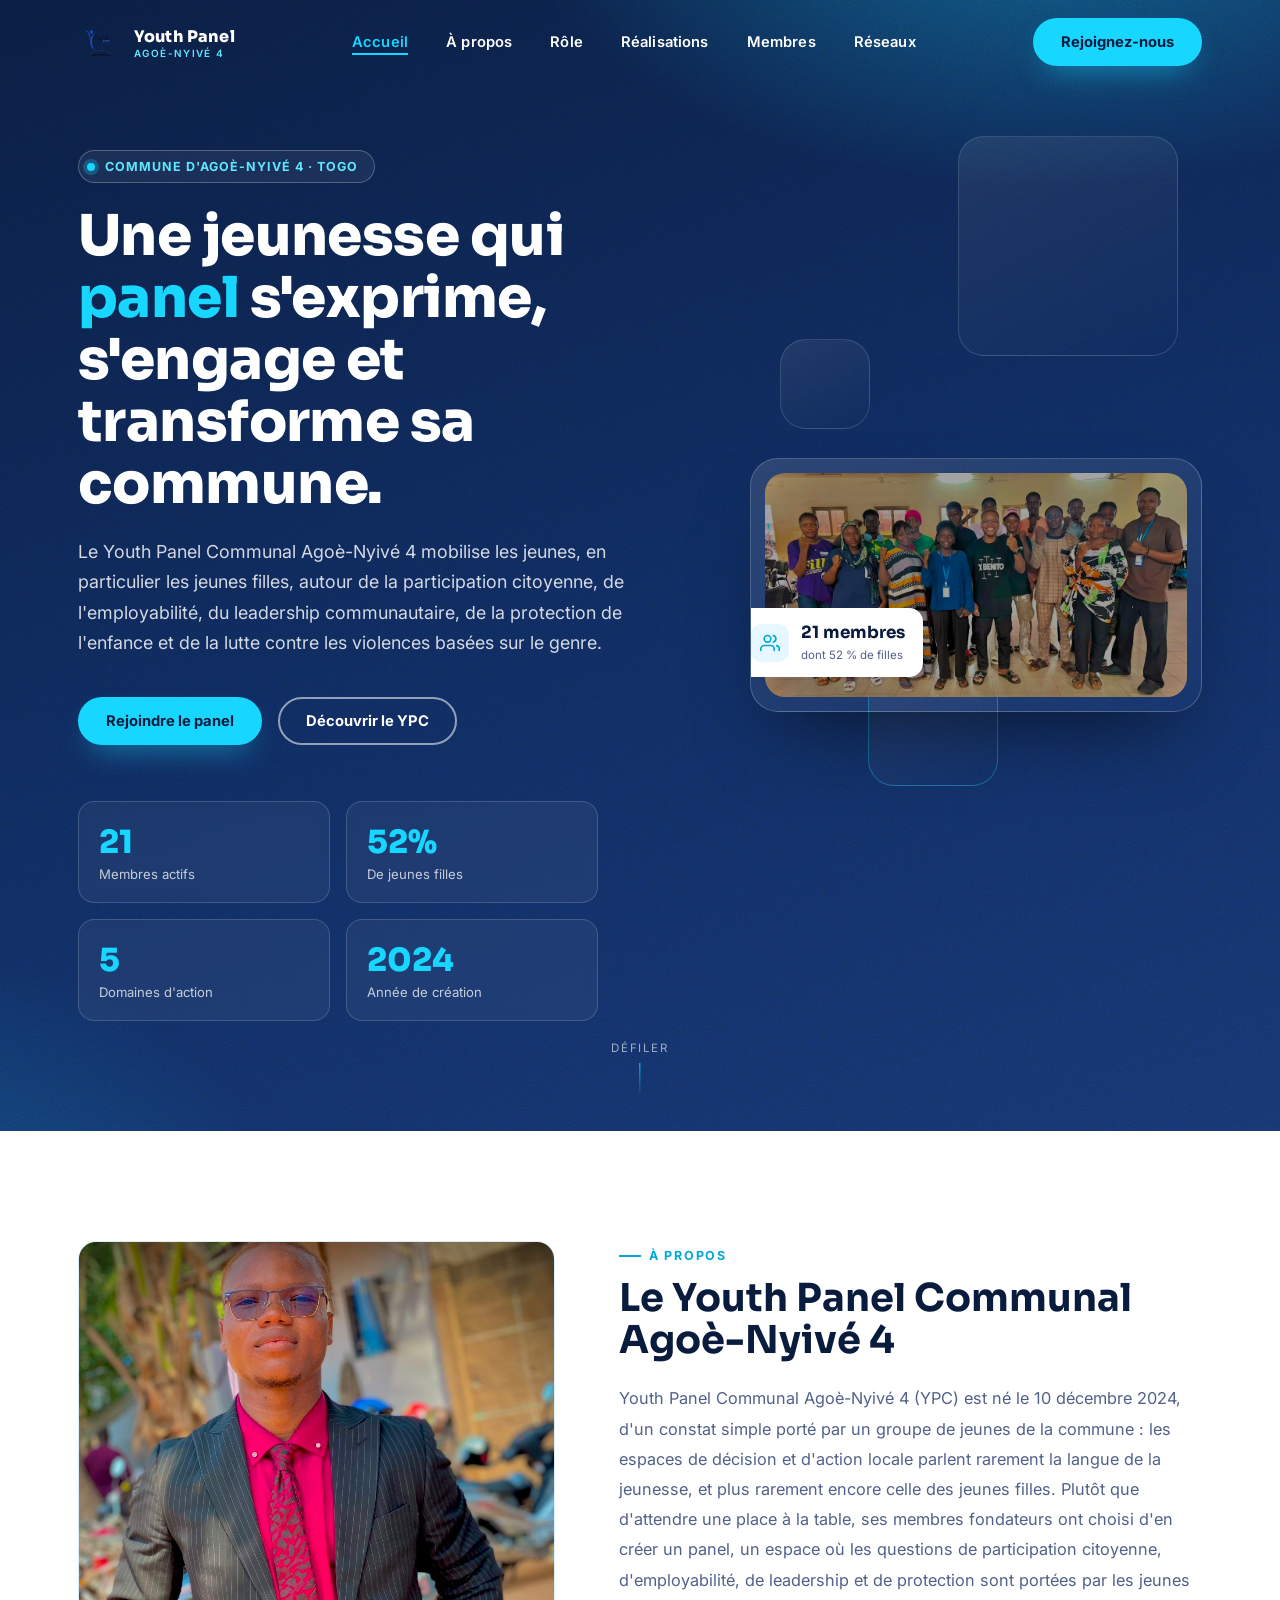
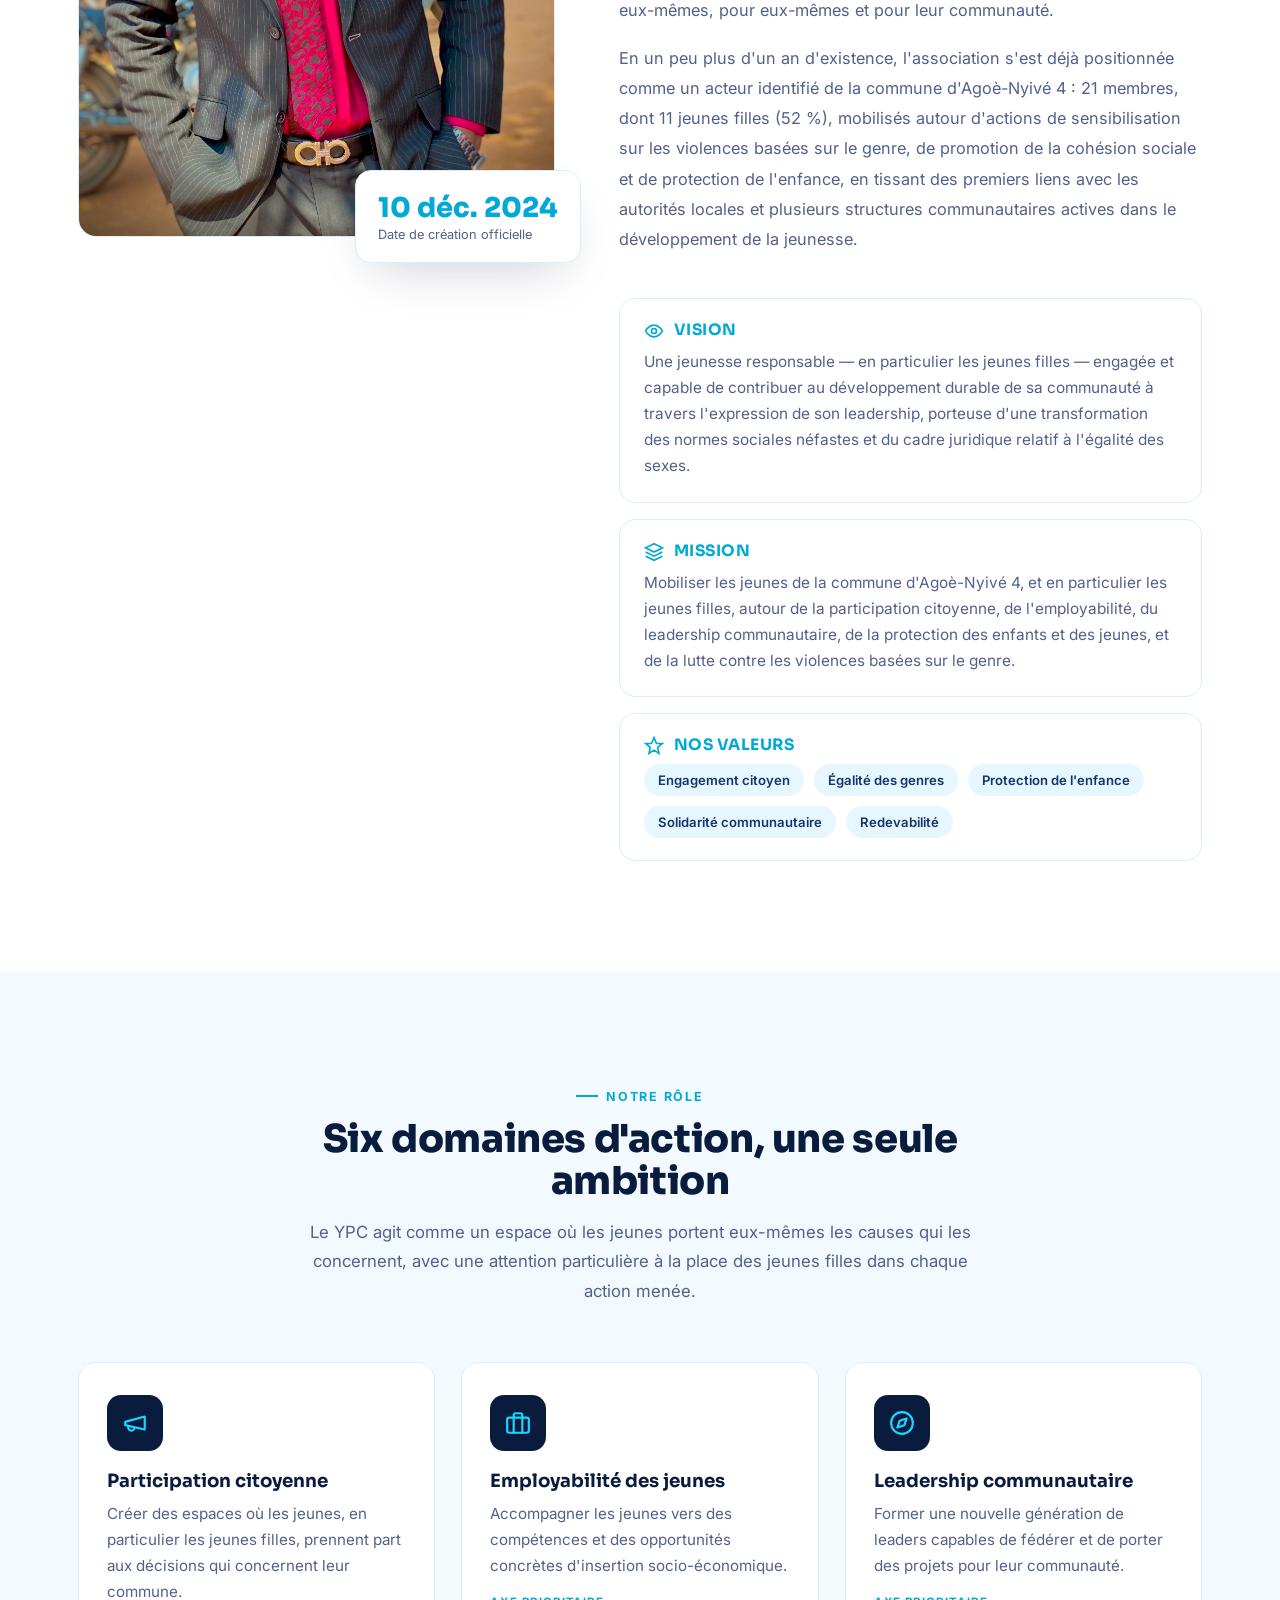
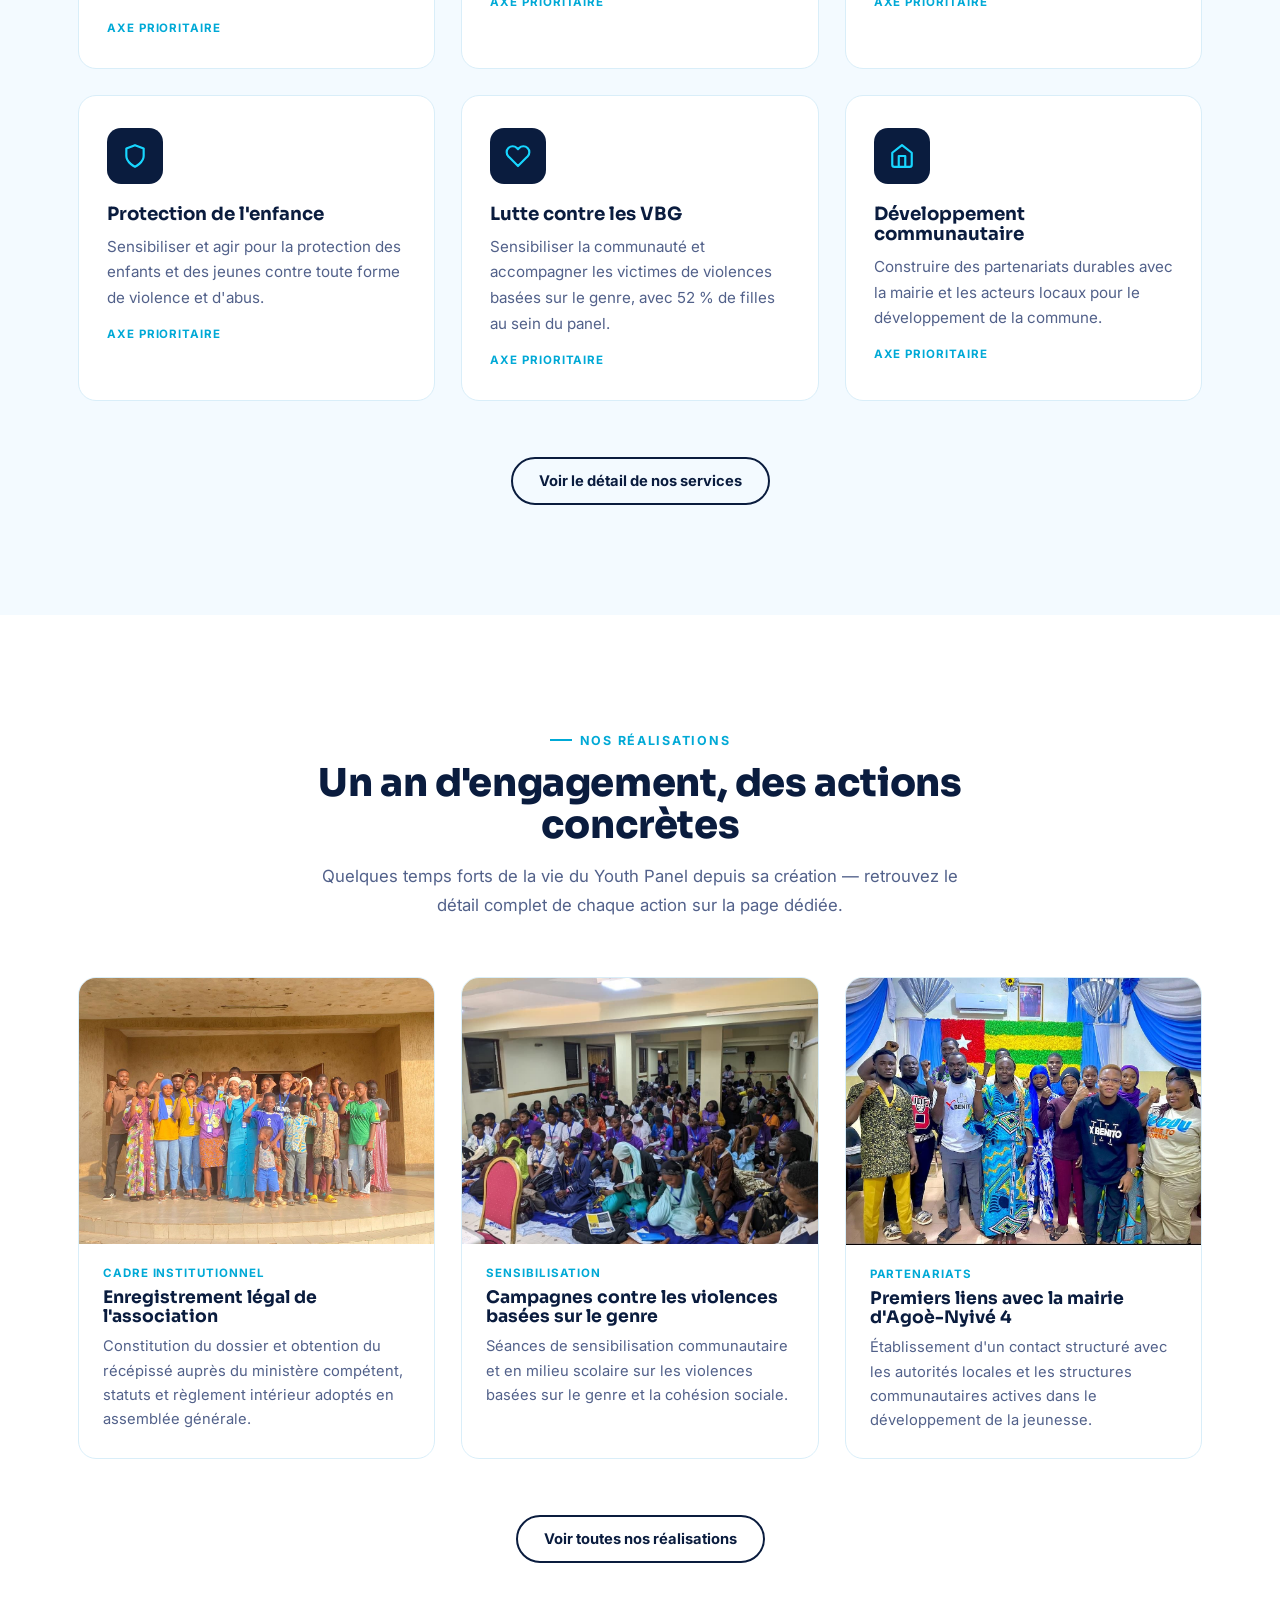
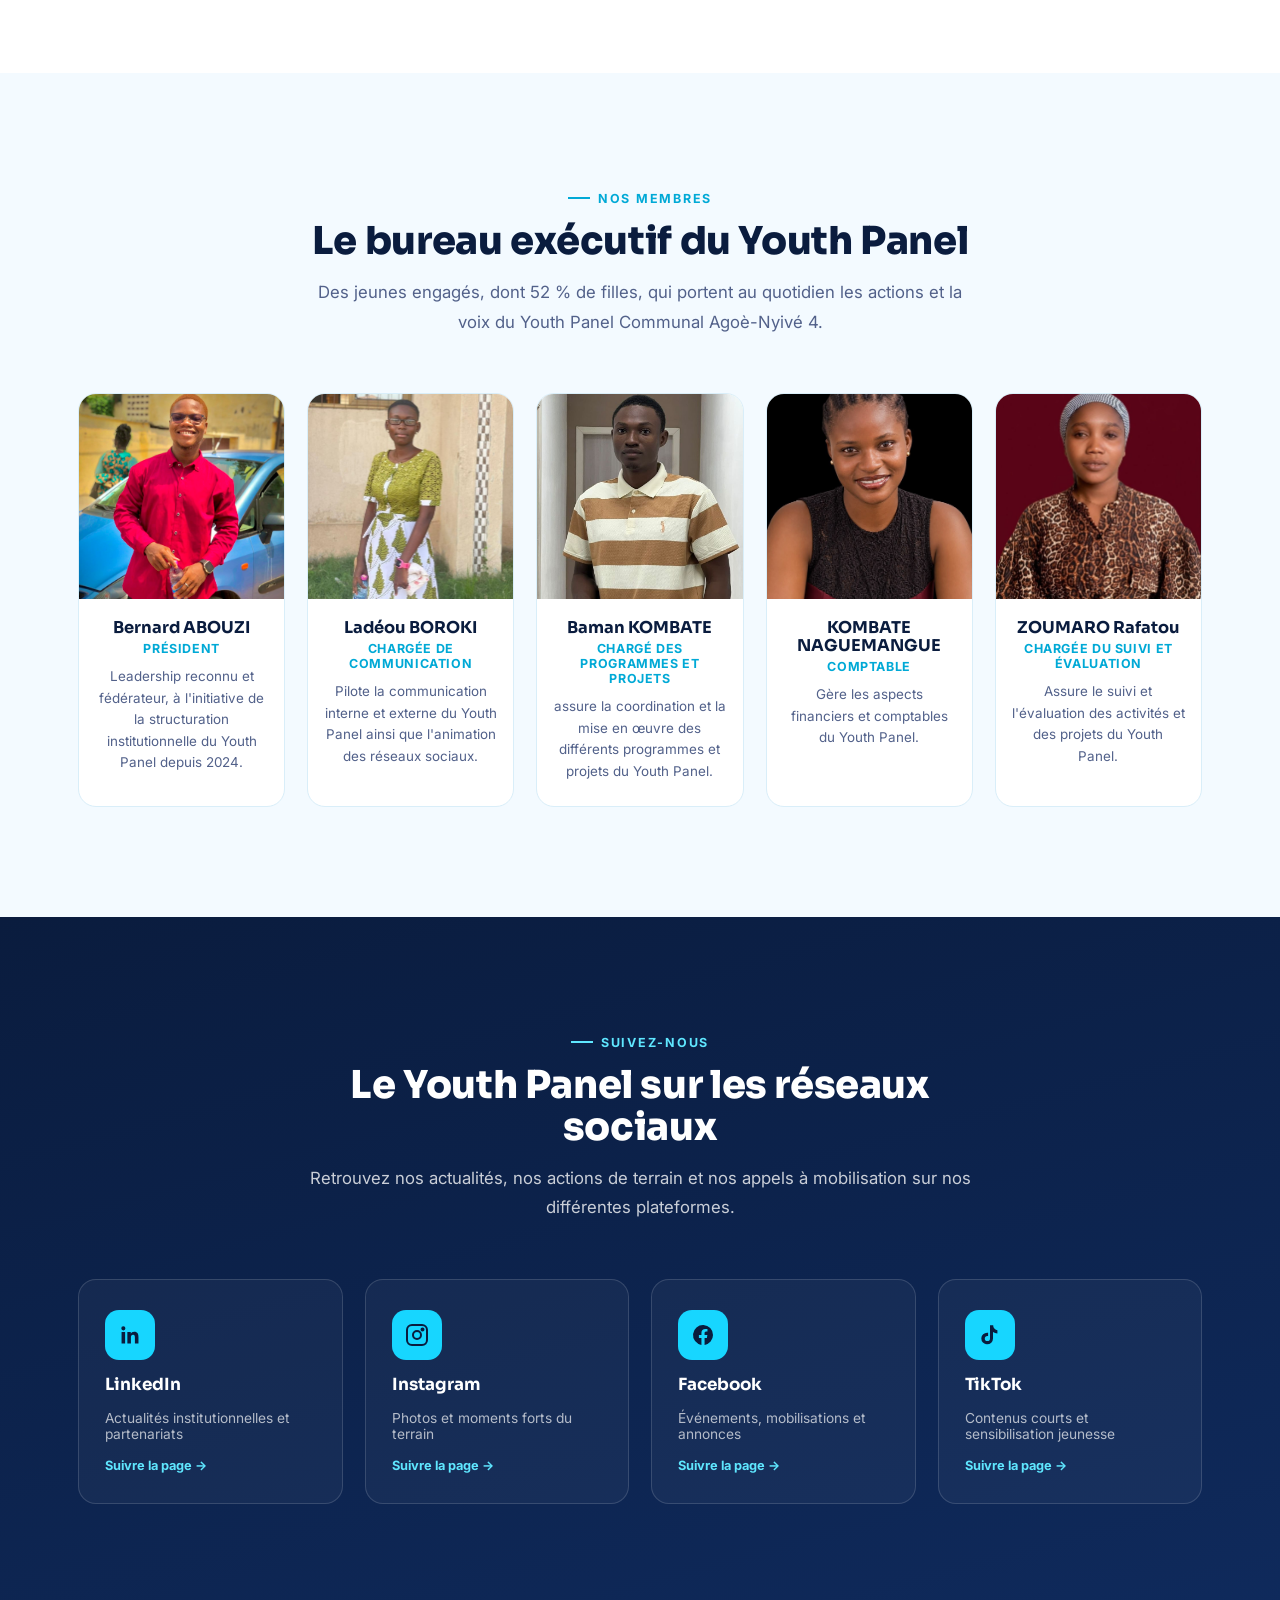
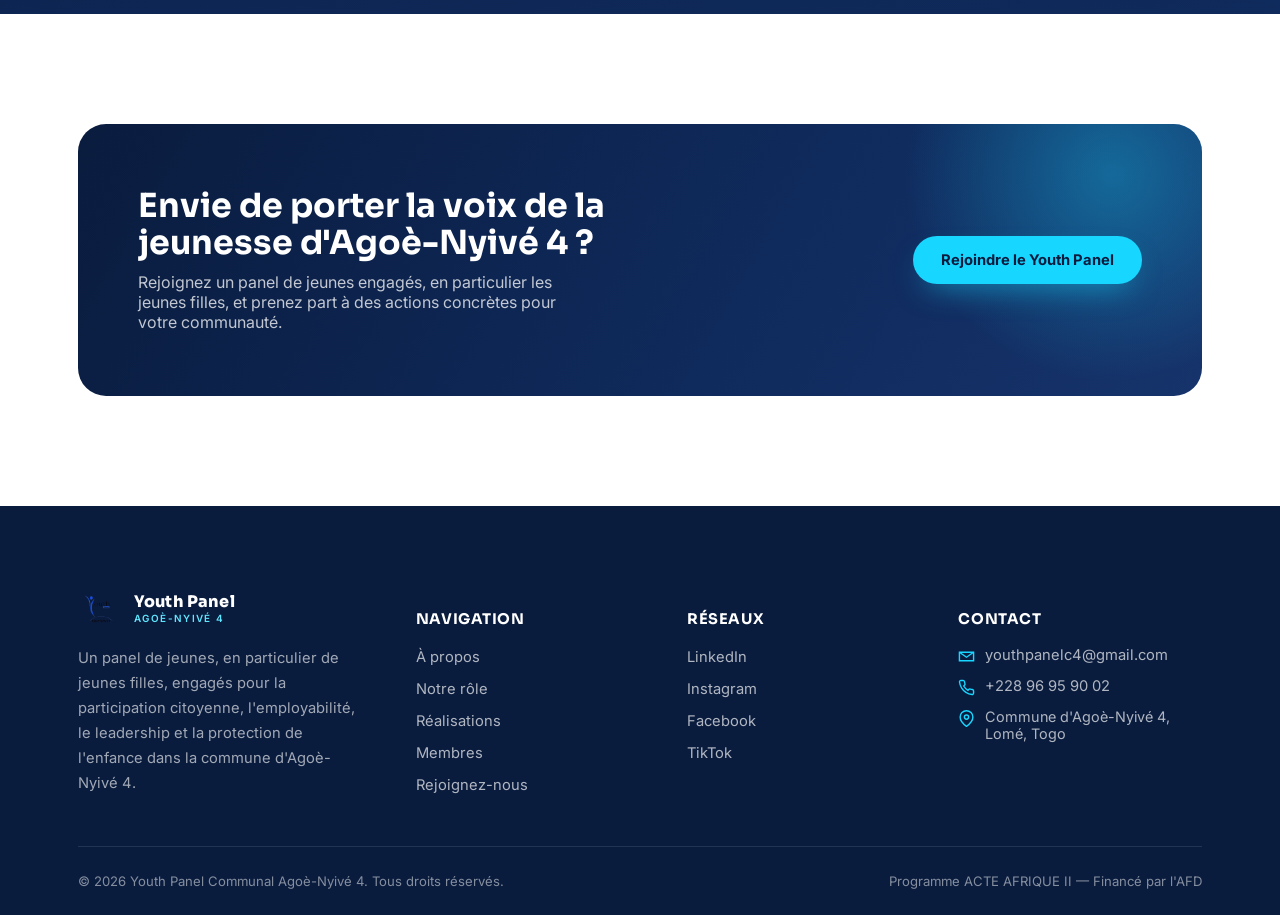
<file: index.html>
<!DOCTYPE html>
<html lang="fr">

<head>
  <meta charset="UTF-8">
  <meta name="viewport" content="width=device-width, initial-scale=1.0">
  <title>Youth Panel Communal Agoè-Nyivé 4 — Une jeunesse qui panel s'exprime</title>
  <meta name="description"
    content="Youth Panel Communal Agoè-Nyivé 4 (YPC) mobilise les jeunes, en particulier les jeunes filles, autour de la participation citoyenne, l'employabilité, le leadership communautaire, la protection de l'enfance et la lutte contre les violences basées sur le genre.">
  <link rel="icon" type="image/png" href="image/logo.jpg">
  <link rel="apple-touch-icon" href="image/logo.jpg">
  <link rel="stylesheet" href="style.css">
</head>

<body>

  <div class="scroll-progress"></div>

  <!-- ============================= HEADER ============================= -->
  <header class="site-header">
    <div class="container">
      <a href="index.html" class="brand">
        <img src="image/logowbg.png" alt="Logo Youth Panel Communal Agoè-Nyivé 4">
        <span class="brand-text">Youth Panel<small>Agoè-Nyivé 4</small></span>
      </a>
      <nav class="main-nav">
        <ul>
          <li><a href="index.html" class="active">Accueil</a></li>
          <li><a href="index.html#apropos">À propos</a></li>
          <li><a href="role.html">Rôle</a></li>
          <li><a href="realisation.html">Réalisations</a></li>
          <li><a href="index.html#membres">Membres</a></li>
          <li><a href="index.html#reseaux">Réseaux</a></li>
        </ul>
      </nav>
      <div class="nav-cta">
        <a href="https://forms.gle/dfVsrpzQh3tX2ZBa7" class="btn btn-primary">Rejoignez-nous</a>
        <button class="burger" aria-label="Ouvrir le menu"><span></span><span></span><span></span></button>
      </div>
    </div>
  </header>

  <div class="mobile-overlay"></div>
  <nav class="mobile-nav">
    <div class="mobile-nav-top">
      <button class="mobile-nav-close" aria-label="Fermer le menu">&times;</button>
    </div>
    <ul>
      <li><a href="index.html" class="active">Accueil</a></li>
      <li><a href="index.html#apropos">À propos</a></li>
      <li><a href="role.html">Rôle</a></li>
      <li><a href="realisation.html">Réalisations</a></li>
      <li><a href="index.html#membres">Membres</a></li>
      <li><a href="index.html#reseaux">Réseaux</a></li>
    </ul>
    <a href="https://forms.gle/dfVsrpzQh3tX2ZBa7" class="btn btn-primary">Rejoignez-nous</a>
  </nav>

  <!-- ============================= HERO ============================= -->
  <section class="hero">
    <div class="hero-noise"></div>
    <div class="hero-panels"><span></span><span></span><span></span></div>
    <div class="container">
      <div class="hero-copy">
        <span class="eyebrow"><span class="dot"></span> Commune d'Agoè-Nyivé 4 · Togo</span>
        <h1>Une jeunesse qui <span class="accent">panel</span> s'exprime, s'engage et transforme sa commune.</h1>
        <p class="lead">Le Youth Panel Communal Agoè-Nyivé 4 mobilise les jeunes, en particulier les jeunes filles,
          autour de la participation citoyenne, de l'employabilité, du leadership communautaire, de la protection de
          l'enfance et de la lutte contre les violences basées sur le genre.</p>
        <div class="hero-actions">
          <a href="https://forms.gle/dfVsrpzQh3tX2ZBa7" class="btn btn-primary">Rejoindre le panel</a>
          <a href="index.html#apropos" class="btn btn-ghost-light">Découvrir le YPC</a>
        </div>
        <div class="hero-stats">
          <div class="stat-card">
            <div class="num"><span data-count="21">0</span></div>
            <div class="label">Membres actifs</div>
          </div>
          <div class="stat-card">
            <div class="num"><span data-count="52" data-suffix="%">0%</span></div>
            <div class="label">De jeunes filles</div>
          </div>
          <div class="stat-card">
            <div class="num"><span data-count="5">0</span></div>
            <div class="label">Domaines d'action</div>
          </div>
          <div class="stat-card">
            <div class="num">2024</div>
            <div class="label">Année de création</div>
          </div>
        </div>
      </div>
      <div class="hero-visual">
        <div class="panel-frame">
          <div class="ph-inner">
            <img src="image/realisation 3.jpg" alt="Photo de groupe des membres du Youth Panel">
          </div>
          <div class="panel-badge">
            <span class="ic">
              <svg viewBox="0 0 24 24" fill="none" stroke="currentColor" stroke-width="2" stroke-linecap="round"
                stroke-linejoin="round" width="20" height="20">
                <path d="M17 21v-2a4 4 0 0 0-4-4H5a4 4 0 0 0-4 4v2" />
                <circle cx="9" cy="7" r="4" />
                <path d="M23 21v-2a4 4 0 0 0-3-3.87" />
                <path d="M16 3.13a4 4 0 0 1 0 7.75" />
              </svg>
            </span>
            <div><strong>21 membres</strong><span>dont 52 % de filles</span></div>
          </div>
        </div>
      </div>
    </div>
    <div class="scroll-cue"><span>Défiler</span><span class="line"></span></div>
  </section>

  <!-- ============================= À PROPOS ============================= -->
  <section class="section" id="apropos">
    <div class="container">
      <div class="about-grid">
        <div class="about-media reveal">
          <div class="img-frame">
            <div class="img-placeholder">
              <img src="image/president 2.jpg" alt="">
            </div>
          </div>
          <div class="float-card">
            <div class="num">10 déc. 2024</div>
            <div class="label">Date de création officielle</div>
          </div>
        </div>
        <div class="about-copy">
          <span class="kicker">À propos</span>
          <h2 style="font-size:clamp(1.9rem,3vw,2.6rem);margin-bottom:22px;">Le Youth Panel Communal Agoè-Nyivé 4</h2>
          <p class="reveal">Youth Panel Communal Agoè-Nyivé 4 (YPC) est né le 10 décembre 2024, d'un constat simple
            porté par un groupe de jeunes de la commune : les espaces de décision et d'action locale parlent rarement la
            langue de la jeunesse, et plus rarement encore celle des jeunes filles. Plutôt que d'attendre une place à la
            table, ses membres fondateurs ont choisi d'en créer un panel, un espace où les questions de participation
            citoyenne, d'employabilité, de leadership et de protection sont portées par les jeunes eux-mêmes, pour
            eux-mêmes et pour leur communauté.</p>
          <p class="reveal">En un peu plus d'un an d'existence, l'association s'est déjà positionnée comme un acteur
            identifié de la commune d'Agoè-Nyivé 4 : 21 membres, dont 11 jeunes filles (52 %), mobilisés autour
            d'actions de sensibilisation sur les violences basées sur le genre, de promotion de la cohésion sociale et
            de protection de l'enfance, en tissant des premiers liens avec les autorités locales et plusieurs structures
            communautaires actives dans le développement de la jeunesse.</p>

          <div class="mvv">
            <div class="mvv-item reveal">
              <h4><svg viewBox="0 0 24 24" fill="none" stroke="currentColor" stroke-width="2">
                  <path d="M2 12s3-7 10-7 10 7 10 7-3 7-10 7-10-7-10-7z" />
                  <circle cx="12" cy="12" r="3" />
                </svg> Vision</h4>
              <p>Une jeunesse responsable — en particulier les jeunes filles — engagée et capable de contribuer au
                développement durable de sa communauté à travers l'expression de son leadership, porteuse d'une
                transformation des normes sociales néfastes et du cadre juridique relatif à l'égalité des sexes.</p>
            </div>
            <div class="mvv-item reveal">
              <h4><svg viewBox="0 0 24 24" fill="none" stroke="currentColor" stroke-width="2">
                  <path d="M12 2L2 7l10 5 10-5-10-5z" />
                  <path d="M2 17l10 5 10-5" />
                  <path d="M2 12l10 5 10-5" />
                </svg> Mission</h4>
              <p>Mobiliser les jeunes de la commune d'Agoè-Nyivé 4, et en particulier les jeunes filles, autour de la
                participation citoyenne, de l'employabilité, du leadership communautaire, de la protection des enfants
                et des jeunes, et de la lutte contre les violences basées sur le genre.</p>
            </div>
            <div class="mvv-item reveal">
              <h4><svg viewBox="0 0 24 24" fill="none" stroke="currentColor" stroke-width="2">
                  <path d="M12 2l3 7h7l-5.5 4.5L18 21l-6-4-6 4 1.5-7.5L2 9h7l3-7z" />
                </svg> Nos valeurs</h4>
              <div class="values-tags">
                <span>Engagement citoyen</span>
                <span>Égalité des genres</span>
                <span>Protection de l'enfance</span>
                <span>Solidarité communautaire</span>
                <span>Redevabilité</span>
              </div>
            </div>
          </div>
        </div>
      </div>
    </div>
  </section>

  <!-- ============================= RÔLE (aperçu) ============================= -->
  <section class="section section-alt" id="role">
    <div class="container">
      <div class="section-head center">
        <span class="kicker">Notre rôle</span>
        <h2>Six domaines d'action, une seule ambition</h2>
        <p>Le YPC agit comme un espace où les jeunes portent eux-mêmes les causes qui les concernent, avec une attention
          particulière à la place des jeunes filles dans chaque action menée.</p>
      </div>

      <div class="grid-3 reveal-stagger">
        <div class="role-card">
          <div class="role-icon"><svg viewBox="0 0 24 24" fill="none" stroke="currentColor" stroke-width="2"
              stroke-linecap="round" stroke-linejoin="round">
              <path d="M3 11l18-5v12L3 14v-3z" />
              <path d="M11.6 16.8a3 3 0 1 1-5.8-1.6" />
            </svg></div>
          <h3>Participation citoyenne</h3>
          <p>Créer des espaces où les jeunes, en particulier les jeunes filles, prennent part aux décisions qui
            concernent leur commune.</p>
          <span class="tag">Axe prioritaire</span>
        </div>
        <div class="role-card">
          <div class="role-icon"><svg viewBox="0 0 24 24" fill="none" stroke="currentColor" stroke-width="2"
              stroke-linecap="round" stroke-linejoin="round">
              <rect x="2" y="7" width="20" height="14" rx="2" />
              <path d="M16 21V5a2 2 0 0 0-2-2h-4a2 2 0 0 0-2 2v16" />
            </svg></div>
          <h3>Employabilité des jeunes</h3>
          <p>Accompagner les jeunes vers des compétences et des opportunités concrètes d'insertion socio-économique.</p>
          <span class="tag">Axe prioritaire</span>
        </div>
        <div class="role-card">
          <div class="role-icon"><svg viewBox="0 0 24 24" fill="none" stroke="currentColor" stroke-width="2"
              stroke-linecap="round" stroke-linejoin="round">
              <circle cx="12" cy="12" r="10" />
              <polygon points="16.24 7.76 14.12 14.12 7.76 16.24 9.88 9.88 16.24 7.76" />
            </svg></div>
          <h3>Leadership communautaire</h3>
          <p>Former une nouvelle génération de leaders capables de fédérer et de porter des projets pour leur
            communauté.</p>
          <span class="tag">Axe prioritaire</span>
        </div>
        <div class="role-card">
          <div class="role-icon"><svg viewBox="0 0 24 24" fill="none" stroke="currentColor" stroke-width="2"
              stroke-linecap="round" stroke-linejoin="round">
              <path d="M12 22s8-4 8-10V5l-8-3-8 3v7c0 6 8 10 8 10z" />
            </svg></div>
          <h3>Protection de l'enfance</h3>
          <p>Sensibiliser et agir pour la protection des enfants et des jeunes contre toute forme de violence et d'abus.
          </p>
          <span class="tag">Axe prioritaire</span>
        </div>
        <div class="role-card">
          <div class="role-icon"><svg viewBox="0 0 24 24" fill="none" stroke="currentColor" stroke-width="2"
              stroke-linecap="round" stroke-linejoin="round">
              <path
                d="M20.84 4.61a5.5 5.5 0 0 0-7.78 0L12 5.67l-1.06-1.06a5.5 5.5 0 1 0-7.78 7.78l1.06 1.06L12 21.23l7.78-7.78 1.06-1.06a5.5 5.5 0 0 0 0-7.78z" />
            </svg></div>
          <h3>Lutte contre les VBG</h3>
          <p>Sensibiliser la communauté et accompagner les victimes de violences basées sur le genre, avec 52 % de
            filles au sein du panel.</p>
          <span class="tag">Axe prioritaire</span>
        </div>
        <div class="role-card">
          <div class="role-icon"><svg viewBox="0 0 24 24" fill="none" stroke="currentColor" stroke-width="2"
              stroke-linecap="round" stroke-linejoin="round">
              <path d="M3 9l9-7 9 7v11a2 2 0 0 1-2 2H5a2 2 0 0 1-2-2z" />
              <path d="M9 22V12h6v10" />
            </svg></div>
          <h3>Développement communautaire</h3>
          <p>Construire des partenariats durables avec la mairie et les acteurs locaux pour le développement de la
            commune.</p>
          <span class="tag">Axe prioritaire</span>
        </div>
      </div>

      <div class="card-cta reveal">
        <a href="role.html" class="btn btn-outline">Voir le détail de nos services</a>
      </div>
    </div>
  </section>

  <!-- ============================= RÉALISATIONS (aperçu) ============================= -->
  <section class="section" id="realisations">
    <div class="container">
      <div class="section-head center">
        <span class="kicker">Nos réalisations</span>
        <h2>Un an d'engagement, des actions concrètes</h2>
        <p>Quelques temps forts de la vie du Youth Panel depuis sa création — retrouvez le détail complet de chaque
          action sur la page dédiée.</p>
      </div>

      <div class="grid-3 reveal-stagger">
        <article class="achieve-card">
          <div class="af-media">
            <img src="image/realisation%201.jpg" alt="Enregistrement légal du Youth Panel">
          </div>
          <div class="achieve-body">
            <span class="eyebrow-sm">Cadre institutionnel</span>
            <h3>Enregistrement légal de l'association</h3>
            <p>Constitution du dossier et obtention du récépissé auprès du ministère compétent, statuts et règlement
              intérieur adoptés en assemblée générale.</p>
          </div>
        </article>
        <article class="achieve-card">
          <div class="af-media">
            <img src="image/realisation%204.jpg" alt="Enregistrement légal du Youth Panel">
          </div>
          <div class="achieve-body">
            <span class="eyebrow-sm">Sensibilisation</span>
            <h3>Campagnes contre les violences basées sur le genre</h3>
            <p>Séances de sensibilisation communautaire et en milieu scolaire sur les violences basées sur le genre et
              la cohésion sociale.</p>
          </div>
        </article>
        <article class="achieve-card">
          <div class="af-media">
            <img src="image/realisation%209.jpg" alt="Enregistrement légal du Youth Panel">
          </div>
          <div class="achieve-body">
            <span class="eyebrow-sm">Partenariats</span>
            <h3>Premiers liens avec la mairie d'Agoè-Nyivé 4</h3>
            <p>Établissement d'un contact structuré avec les autorités locales et les structures communautaires actives
              dans le développement de la jeunesse.</p>
          </div>
        </article>
      </div>

      <div class="card-cta reveal">
        <a href="realisation.html" class="btn btn-outline">Voir toutes nos réalisations</a>
      </div>
    </div>
  </section>

  <!-- ============================= MEMBRES ============================= -->
  <section class="section section-alt" id="membres">
    <div class="container">
      <div class="section-head center">
        <span class="kicker">Nos membres</span>
        <h2>Le bureau exécutif du Youth Panel</h2>
        <p>Des jeunes engagés, dont 52 % de filles, qui portent au quotidien les actions et la voix du Youth Panel
          Communal Agoè-Nyivé 4.</p>
      </div>

      <div class="members-grid reveal-stagger">
        <article class="member-card">
          <div class="member-photo">
            <img src="image/president.jpg" alt="Bernard Abouzi">
          </div>
          <div class="member-info">
            <h3>Bernard ABOUZI</h3>
            <span class="member-role">Président</span>
            <p class="bio">Leadership reconnu et fédérateur, à l'initiative de la structuration institutionnelle du
              Youth Panel depuis 2024.</p>
          </div>
        </article>

        <article class="member-card">
          <div class="member-photo">
            <img src="image/ladeou.jpg" alt="Ladéou Boroki">
          </div>
          <div class="member-info">
            <h3>Ladéou BOROKI</h3>
            <span class="member-role">Chargée de communication</span>
            <p class="bio">Pilote la communication interne et externe du Youth Panel ainsi que l'animation des réseaux
              sociaux.</p>
          </div>
        </article>

        <article class="member-card placeholder">
          <div class="member-photo">
            <img src="image/baman.jpg" alt="Baman Kombaté">
          </div>
          <div class="member-info">
            <h3>Baman KOMBATE</h3>
            <span class="member-role">Chargé des programmes et projets</span>
            <p class="bio">assure la coordination et la mise en œuvre des différents programmes et projets du Youth
              Panel.</p>
          </div>
        </article>

        <article class="member-card placeholder">
          <div class="member-photo">
            <img src="image/comptable.jpg" alt="KOMBATE NAGUEMANGUE">
          </div>
          <div class="member-info">
            <h3>KOMBATE NAGUEMANGUE</h3>
            <span class="member-role">Comptable</span>
            <p class="bio">Gère les aspects financiers et comptables du Youth Panel.</p>
          </div>
        </article>

        <article class="member-card placeholder">
          <div class="member-photo">
            <img src="image/evaluation.jpg" alt="ZOUMARO Rafatou ">
          </div>
          <div class="member-info">
            <h3>ZOUMARO Rafatou </h3>
            <span class="member-role">Chargée du suivi et évaluation</span>
            <p class="bio">Assure le suivi et l'évaluation des activités et des projets du Youth Panel.</p>
          </div>
        </article>
      </div>
    </div>
  </section>

  <!-- ============================= RÉSEAUX SOCIAUX ============================= -->
  <section class="section section-navy" id="reseaux">
    <div class="container">
      <div class="section-head center">
        <span class="kicker">Suivez-nous</span>
        <h2>Le Youth Panel sur les réseaux sociaux</h2>
        <p>Retrouvez nos actualités, nos actions de terrain et nos appels à mobilisation sur nos différentes
          plateformes.</p>
      </div>

      <div class="social-grid reveal-stagger">
        <a href="https://www.linkedin.com/in/youth-panel-communal-agoè-nyivé-4-378a81427" class="social-card"
          target="_blank" rel="noopener">
          <div class="social-ic"><svg viewBox="0 0 24 24" fill="currentColor">
              <path
                d="M20.45 20.45h-3.55v-5.57c0-1.33-.03-3.04-1.85-3.04-1.86 0-2.14 1.45-2.14 2.94v5.67H9.36V9h3.41v1.56h.05c.48-.9 1.64-1.85 3.37-1.85 3.6 0 4.27 2.37 4.27 5.46v6.28zM5.34 7.43a2.06 2.06 0 1 1 0-4.12 2.06 2.06 0 0 1 0 4.12zM7.12 20.45H3.56V9h3.56v11.45z" />
            </svg></div>
          <h4>LinkedIn</h4>
          <span>Actualités institutionnelles et partenariats</span>
          <span class="go">Suivre la page →</span>
        </a>
        <a href="https://www.instagram.com/youthpanelcommunalagoenyive4?igsh=MTRtZG12cmFoY2diZQ==" class="social-card"
          target="_blank" rel="noopener">
          <div class="social-ic"><svg viewBox="0 0 24 24" fill="none" stroke="currentColor" stroke-width="2">
              <rect x="2" y="2" width="20" height="20" rx="5" />
              <circle cx="12" cy="12" r="4" />
              <circle cx="17.5" cy="6.5" r="1" />
            </svg></div>
          <h4>Instagram</h4>
          <span>Photos et moments forts du terrain</span>
          <span class="go">Suivre la page →</span>
        </a>
        <a href="https://www.facebook.com/share/p/1CzK3sKXoF/" class="social-card" target="_blank" rel="noopener">
          <div class="social-ic"><svg viewBox="0 0 24 24" fill="currentColor">
              <path
                d="M22 12a10 10 0 1 0-11.56 9.88v-6.99H7.9V12h2.54V9.8c0-2.5 1.5-3.89 3.78-3.89 1.1 0 2.24.2 2.24.2v2.46h-1.26c-1.24 0-1.63.77-1.63 1.56V12h2.78l-.44 2.89h-2.34v6.99A10 10 0 0 0 22 12z" />
            </svg></div>
          <h4>Facebook</h4>
          <span>Événements, mobilisations et annonces</span>
          <span class="go">Suivre la page →</span>
        </a>
        <a href="https://vm.tiktok.com/ZS9huEMdmfPY5-y5pGc/" class="social-card" target="_blank" rel="noopener">
          <div class="social-ic"><svg viewBox="0 0 24 24" fill="currentColor">
              <path
                d="M16.6 5.82c-.9-.98-1.4-2.26-1.4-3.6h-3.2v13.3a2.6 2.6 0 1 1-2.6-2.6c.24 0 .48.03.7.09V9.7a5.9 5.9 0 0 0-.7-.04A5.85 5.85 0 1 0 15 15.5V9.02a7.5 7.5 0 0 0 4.4 1.4V7.2a4.3 4.3 0 0 1-2.8-1.38z" />
            </svg></div>
          <h4>TikTok</h4>
          <span>Contenus courts et sensibilisation jeunesse</span>
          <span class="go">Suivre la page →</span>
        </a>
      </div>
    </div>
  </section>

  <!-- ============================= CTA ============================= -->
  <section class="section">
    <div class="container">
      <div class="cta-band reveal">
        <div>
          <h2>Envie de porter la voix de la jeunesse d'Agoè-Nyivé 4 ?</h2>
          <p>Rejoignez un panel de jeunes engagés, en particulier les jeunes filles, et prenez part à des actions
            concrètes pour votre communauté.</p>
        </div>
        <div class="actions">
          <a href="https://forms.gle/dfVsrpzQh3tX2ZBa7" class="btn btn-primary">Rejoindre le Youth Panel</a>
        </div>
      </div>
    </div>
  </section>

  <!-- ============================= FOOTER ============================= -->
  <footer class="site-footer">
    <div class="container">
      <div class="footer-grid">
        <div class="footer-brand">
          <a href="index.html" class="brand">
            <img src="image/logowbg.png" alt="Logo Youth Panel Communal Agoè-Nyivé 4" style="height:44px;">
            <span class="brand-text">Youth Panel<small>Agoè-Nyivé 4</small></span>
          </a>
          <p>Un panel de jeunes, en particulier de jeunes filles, engagés pour la participation citoyenne,
            l'employabilité, le leadership et la protection de l'enfance dans la commune d'Agoè-Nyivé 4.</p>
        </div>
        <div class="footer-col">
          <h5>Navigation</h5>
          <ul>
            <li><a href="index.html#apropos">À propos</a></li>
            <li><a href="role.html">Notre rôle</a></li>
            <li><a href="realisation.html">Réalisations</a></li>
            <li><a href="index.html#membres">Membres</a></li>
            <li><a href="https://forms.gle/dfVsrpzQh3tX2ZBa7">Rejoignez-nous</a></li>
          </ul>
        </div>
        <div class="footer-col">
          <h5>Réseaux</h5>
          <ul>
            <li><a href="https://www.linkedin.com/in/youth-panel-communal-agoè-nyivé-4-378a81427" target="_blank"
                rel="noopener">LinkedIn</a></li>
            <li><a href="https://www.instagram.com/youthpanelcommunalagoenyive4?igsh=MTRtZG12cmFoY2diZQ=="
                target="_blank" rel="noopener">Instagram</a></li>
            <li><a href="https://www.facebook.com/share/p/1CzK3sKXoF/" target="_blank" rel="noopener">Facebook</a></li>
            <li><a href="https://vm.tiktok.com/ZS9huEMdmfPY5-y5pGc/" target="_blank" rel="noopener">TikTok</a></li>
          </ul>
        </div>
        <div class="footer-col">
          <h5>Contact</h5>
          <div class="contact-item">
            <svg viewBox="0 0 24 24" fill="none" stroke="currentColor" stroke-width="2">
              <path d="M4 4h16v16H4z" opacity="0" />
              <path d="M22 6l-10 7L2 6" />
              <path d="M2 6h20v12H2z" />
            </svg>
            <a href="mailto:youthpanelc4@gmail.com">youthpanelc4@gmail.com</a>
          </div>
          <div class="contact-item">
            <svg viewBox="0 0 24 24" fill="none" stroke="currentColor" stroke-width="2">
              <path
                d="M22 16.92v3a2 2 0 0 1-2.18 2 19.79 19.79 0 0 1-8.63-3.07 19.5 19.5 0 0 1-6-6 19.79 19.79 0 0 1-3.07-8.67A2 2 0 0 1 4.11 2h3a2 2 0 0 1 2 1.72c.13.96.36 1.9.68 2.81a2 2 0 0 1-.45 2.11L8.09 9.91a16 16 0 0 0 6 6l1.27-1.27a2 2 0 0 1 2.11-.45c.91.32 1.85.55 2.81.68A2 2 0 0 1 22 16.92z" />
            </svg>
            <a href="tel:+22896959002">+228 96 95 90 02</a>
          </div>
          <div class="contact-item">
            <svg viewBox="0 0 24 24" fill="none" stroke="currentColor" stroke-width="2">
              <path d="M21 10c0 7-9 13-9 13s-9-6-9-13a9 9 0 0 1 18 0z" />
              <circle cx="12" cy="10" r="3" />
            </svg>
            <span>Commune d'Agoè-Nyivé 4, Lomé, Togo</span>
          </div>
        </div>
      </div>
      <div class="footer-bottom">
        <span>© 2026 Youth Panel Communal Agoè-Nyivé 4. Tous droits réservés.</span>
        <span>Programme ACTE AFRIQUE II — Financé par l'AFD</span>
      </div>
    </div>
  </footer>

  <button class="back-top" aria-label="Retour en haut">
    <svg viewBox="0 0 24 24" fill="none" stroke="currentColor" stroke-width="2" stroke-linecap="round"
      stroke-linejoin="round">
      <path d="M12 19V5" />
      <path d="M5 12l7-7 7 7" />
    </svg>
  </button>

  <script src="script.js"></script>
</body>

</html>
</file>
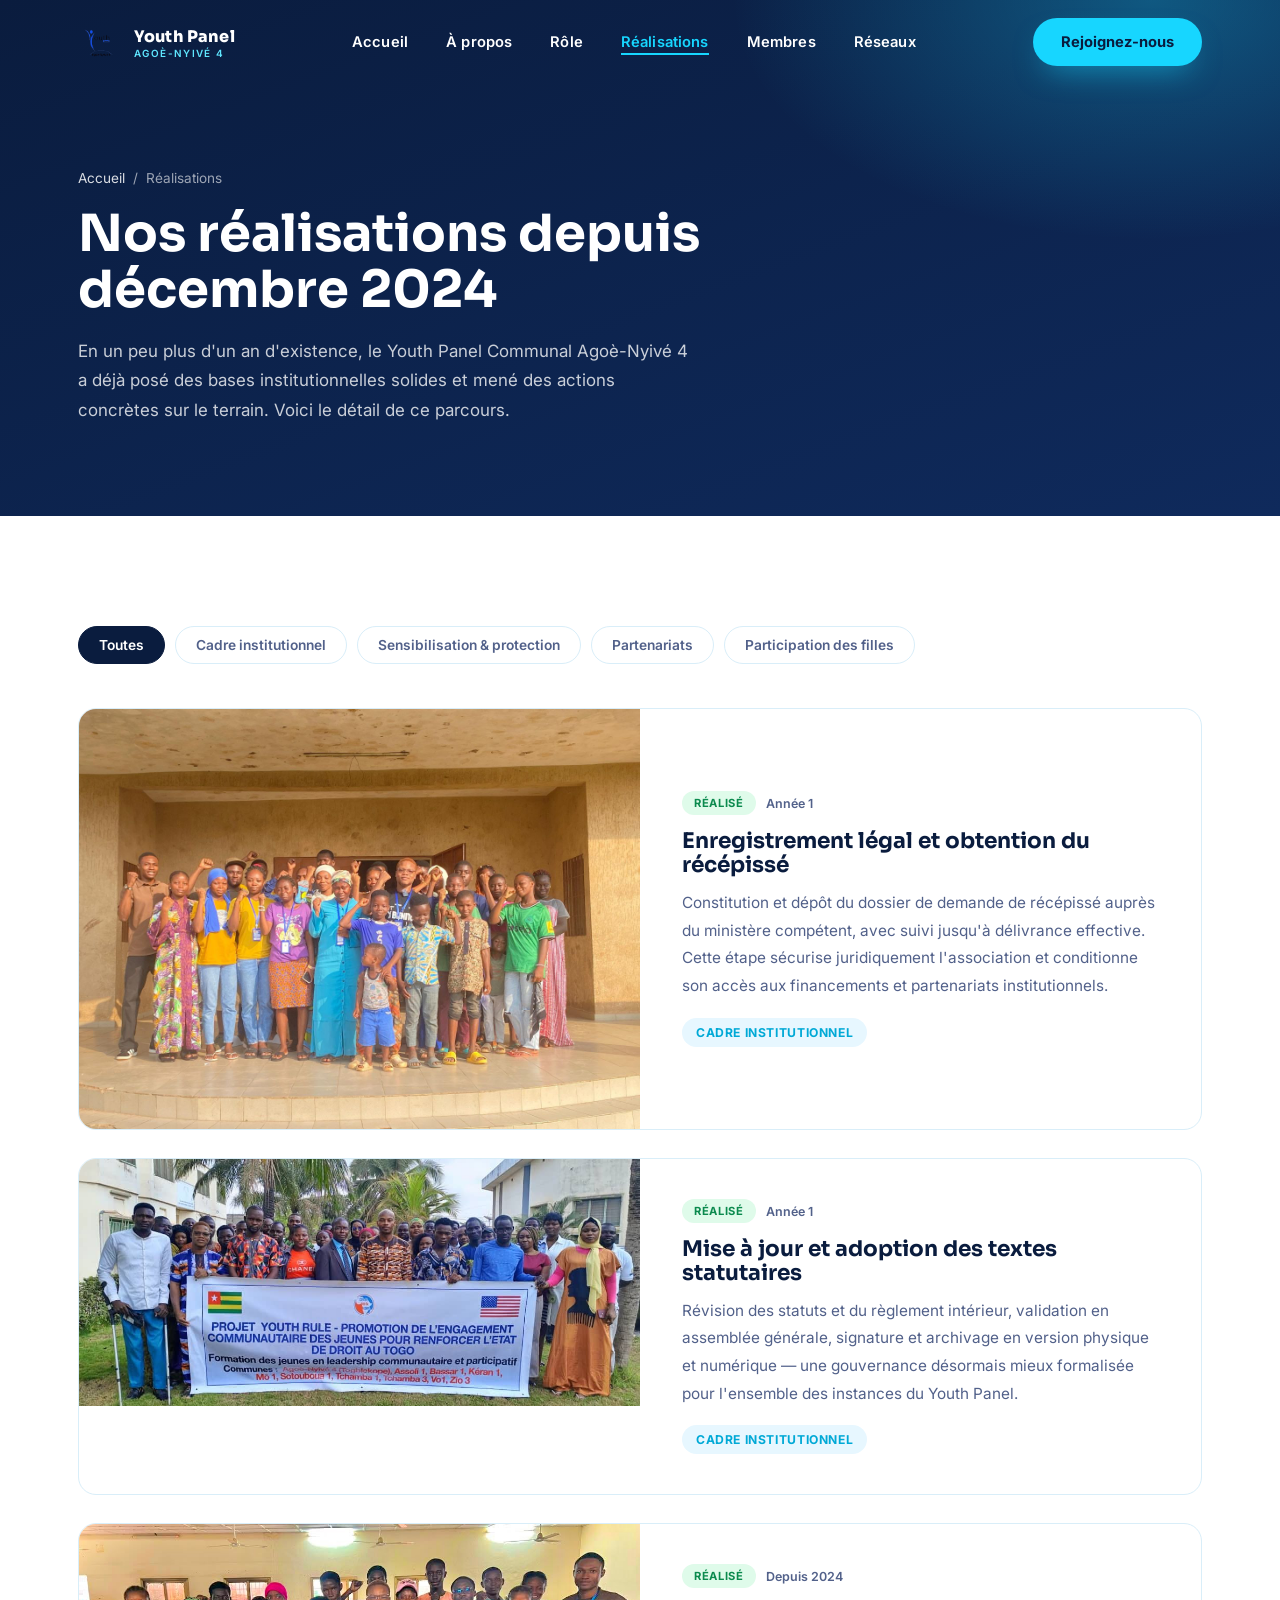
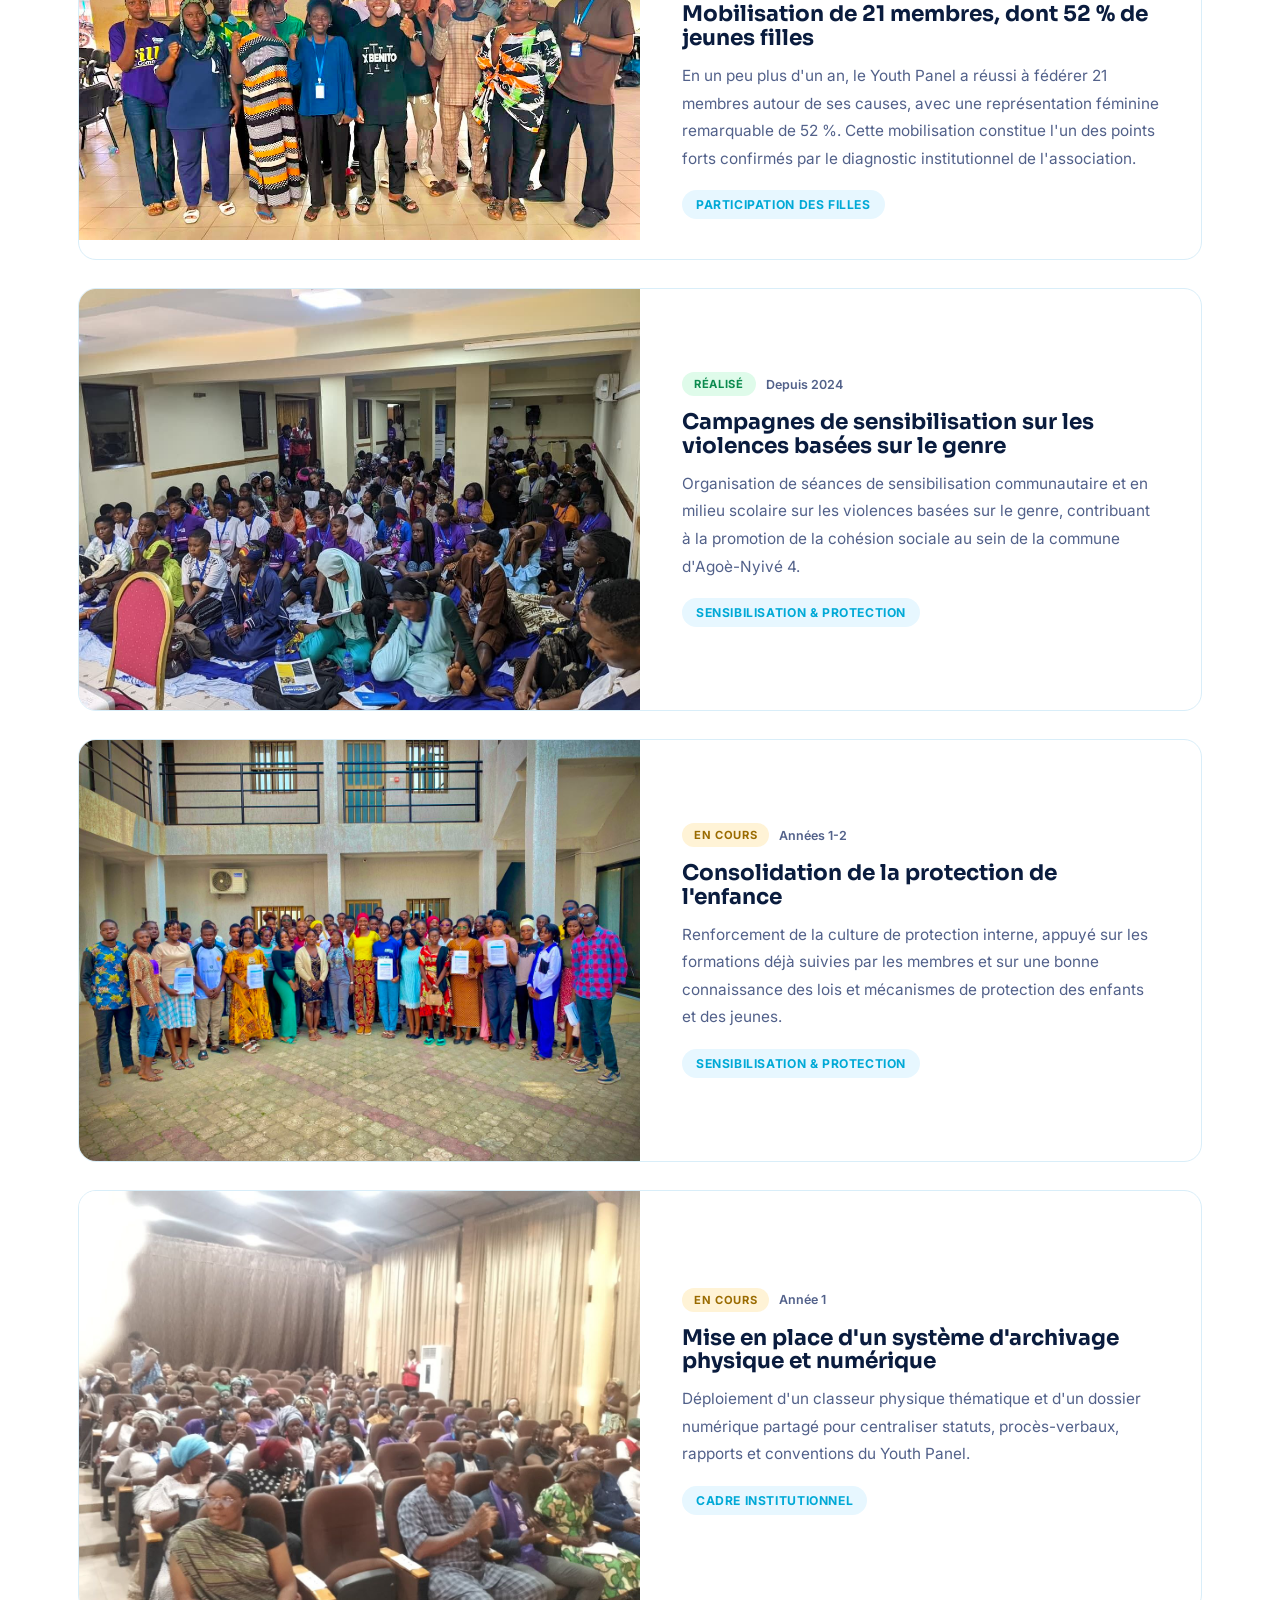
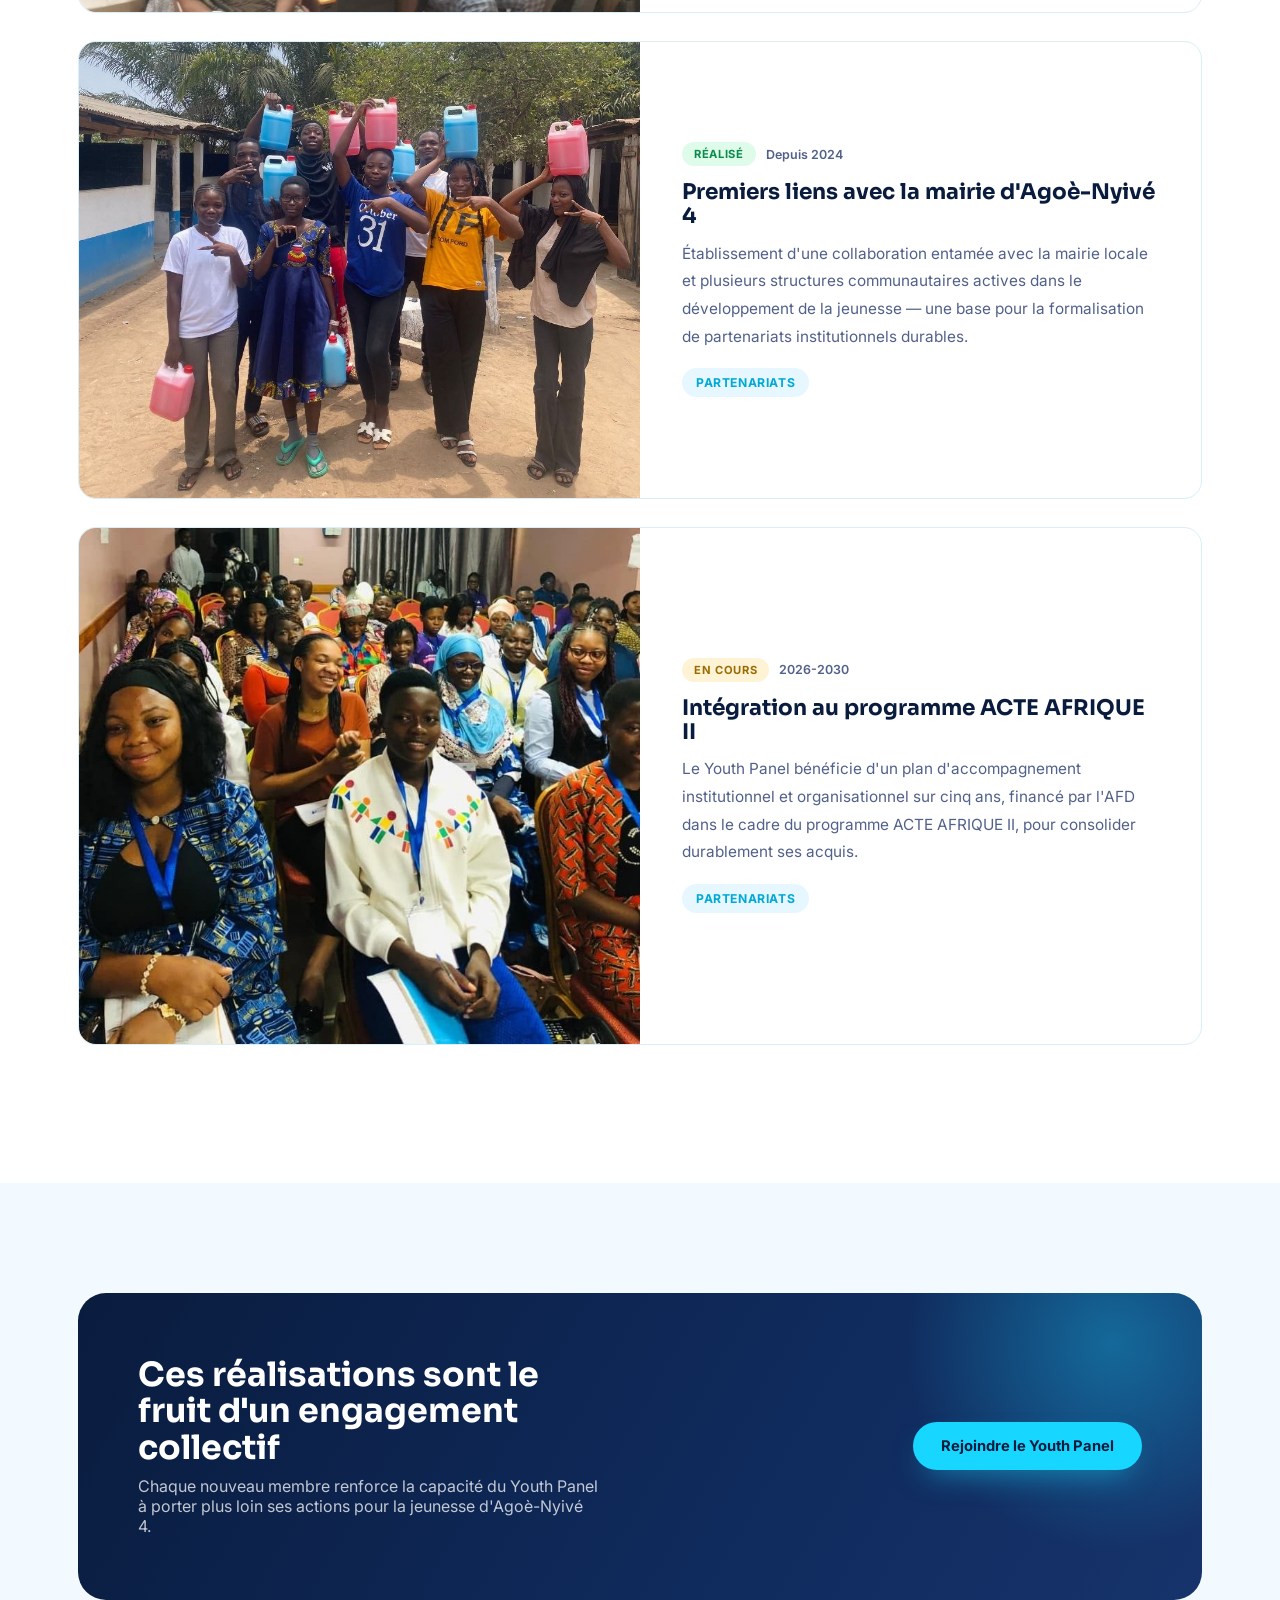
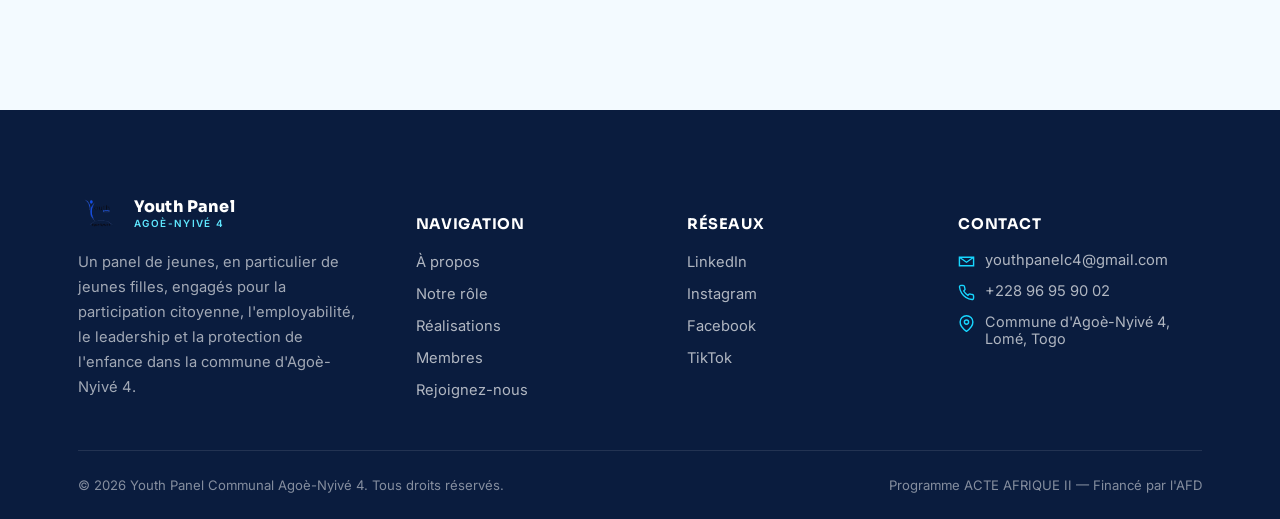
<file: realisation.html>
<!DOCTYPE html>
<html lang="fr">
<head>
<meta charset="UTF-8">
<meta name="viewport" content="width=device-width, initial-scale=1.0">
<title>Réalisations — Youth Panel Communal Agoè-Nyivé 4</title>
<meta name="description" content="Découvrez les réalisations du Youth Panel Communal Agoè-Nyivé 4 depuis sa création en décembre 2024 : cadre institutionnel, sensibilisation, protection de l'enfance et partenariats.">
<link rel="icon" type="image/png" href="image/logo.jpg">
<link rel="apple-touch-icon" href="image/logo.jpg">
<link rel="stylesheet" href="style.css">
</head>
<body>

<div class="scroll-progress"></div>

<!-- ============================= HEADER ============================= -->
<header class="site-header">
  <div class="container">
    <a href="index.html" class="brand">
      <img src="image/logowbg.png" alt="Logo Youth Panel Communal Agoè-Nyivé 4">
      <span class="brand-text">Youth Panel<small>Agoè-Nyivé 4</small></span>
    </a>
    <nav class="main-nav">
      <ul>
        <li><a href="index.html">Accueil</a></li>
        <li><a href="index.html#apropos">À propos</a></li>
        <li><a href="role.html">Rôle</a></li>
        <li><a href="realisation.html" class="active">Réalisations</a></li>
        <li><a href="index.html#membres">Membres</a></li>
        <li><a href="index.html#reseaux">Réseaux</a></li>
      </ul>
    </nav>
    <div class="nav-cta">
      <a href="https://forms.gle/dfVsrpzQh3tX2ZBa7" class="btn btn-primary">Rejoignez-nous</a>
      <button class="burger" aria-label="Ouvrir le menu"><span></span><span></span><span></span></button>
    </div>
  </div>
</header>

<div class="mobile-overlay"></div>
<nav class="mobile-nav">
  <div class="mobile-nav-top">
    <button class="mobile-nav-close" aria-label="Fermer le menu">&times;</button>
  </div>
  <ul>
    <li><a href="index.html">Accueil</a></li>
    <li><a href="index.html#apropos">À propos</a></li>
    <li><a href="role.html">Rôle</a></li>
    <li><a href="realisation.html" class="active">Réalisations</a></li>
    <li><a href="index.html#membres">Membres</a></li>
    <li><a href="index.html#reseaux">Réseaux</a></li>
  </ul>
  <a href="https://forms.gle/dfVsrpzQh3tX2ZBa7" class="btn btn-primary">Rejoignez-nous</a>
</nav>

<!-- ============================= PAGE HERO ============================= -->
<section class="page-hero">
  <div class="container">
    <div class="breadcrumb"><a href="index.html">Accueil</a> <span>/</span> <span>Réalisations</span></div>
    <h1>Nos réalisations depuis décembre 2024</h1>
    <p class="lead">En un peu plus d'un an d'existence, le Youth Panel Communal Agoè-Nyivé 4 a déjà posé des bases institutionnelles solides et mené des actions concrètes sur le terrain. Voici le détail de ce parcours.</p>
  </div>
</section>

<!-- ============================= RÉALISATIONS ============================= -->
<section class="section">
  <div class="container">

    <div class="filters reveal">
      <button class="filter-btn active" data-filter="all">Toutes</button>
      <button class="filter-btn" data-filter="institutionnel">Cadre institutionnel</button>
      <button class="filter-btn" data-filter="sensibilisation">Sensibilisation &amp; protection</button>
      <button class="filter-btn" data-filter="partenariats">Partenariats</button>
      <button class="filter-btn" data-filter="participation">Participation des filles</button>
    </div>

    <article class="achieve-full reveal" data-cat="institutionnel">
      <div class="af-media">
        <img src="image/realisation%201.jpg" alt="Enregistrement légal du Youth Panel">
      </div>
      <div class="af-body">
        <div class="af-meta"><span class="af-status done">Réalisé</span><span class="af-date">Année 1</span></div>
        <h3>Enregistrement légal et obtention du récépissé</h3>
        <p>Constitution et dépôt du dossier de demande de récépissé auprès du ministère compétent, avec suivi jusqu'à délivrance effective. Cette étape sécurise juridiquement l'association et conditionne son accès aux financements et partenariats institutionnels.</p>
        <span class="af-tag">Cadre institutionnel</span>
      </div>
    </article>

    <article class="achieve-full reveal" data-cat="institutionnel">
      <div class="af-media">
        <img src="image/realisation%202.jpg" alt="Assemblée générale du Youth Panel">
      </div>
      <div class="af-body">
        <div class="af-meta"><span class="af-status done">Réalisé</span><span class="af-date">Année 1</span></div>
        <h3>Mise à jour et adoption des textes statutaires</h3>
        <p>Révision des statuts et du règlement intérieur, validation en assemblée générale, signature et archivage en version physique et numérique — une gouvernance désormais mieux formalisée pour l'ensemble des instances du Youth Panel.</p>
        <span class="af-tag">Cadre institutionnel</span>
      </div>
    </article>

    <article class="achieve-full reveal" data-cat="participation">
      <div class="af-media">
        <img src="image/realisation%203.jpg" alt="Photo de groupe des membres du Youth Panel">
      </div>
      <div class="af-body">
        <div class="af-meta"><span class="af-status done">Réalisé</span><span class="af-date">Depuis 2024</span></div>
        <h3>Mobilisation de 21 membres, dont 52 % de jeunes filles</h3>
        <p>En un peu plus d'un an, le Youth Panel a réussi à fédérer 21 membres autour de ses causes, avec une représentation féminine remarquable de 52 %. Cette mobilisation constitue l'un des points forts confirmés par le diagnostic institutionnel de l'association.</p>
        <span class="af-tag">Participation des filles</span>
      </div>
    </article>

    <article class="achieve-full reveal" data-cat="sensibilisation">
      <div class="af-media">
        <img src="image/realisation%204.jpg" alt="Séance de sensibilisation contre les violences basées sur le genre">
      </div>
      <div class="af-body">
        <div class="af-meta"><span class="af-status done">Réalisé</span><span class="af-date">Depuis 2024</span></div>
        <h3>Campagnes de sensibilisation sur les violences basées sur le genre</h3>
        <p>Organisation de séances de sensibilisation communautaire et en milieu scolaire sur les violences basées sur le genre, contribuant à la promotion de la cohésion sociale au sein de la commune d'Agoè-Nyivé 4.</p>
        <span class="af-tag">Sensibilisation &amp; protection</span>
      </div>
    </article>

    <article class="achieve-full reveal" data-cat="sensibilisation">
      <div class="af-media">
        <img src="image/realisation%205.jpg" alt="Activité de protection de l'enfance organisée par le Youth Panel">
      </div>
      <div class="af-body">
        <div class="af-meta"><span class="af-status progress">En cours</span><span class="af-date">Années 1-2</span></div>
        <h3>Consolidation de la protection de l'enfance</h3>
        <p>Renforcement de la culture de protection interne, appuyé sur les formations déjà suivies par les membres et sur une bonne connaissance des lois et mécanismes de protection des enfants et des jeunes.</p>
        <span class="af-tag">Sensibilisation &amp; protection</span>
      </div>
    </article>

    <article class="achieve-full reveal" data-cat="institutionnel">
      <div class="af-media">
        <img src="image/realisation%206.jpg" alt="Archivage documentaire du Youth Panel">
      </div>
      <div class="af-body">
        <div class="af-meta"><span class="af-status progress">En cours</span><span class="af-date">Année 1</span></div>
        <h3>Mise en place d'un système d'archivage physique et numérique</h3>
        <p>Déploiement d'un classeur physique thématique et d'un dossier numérique partagé pour centraliser statuts, procès-verbaux, rapports et conventions du Youth Panel.</p>
        <span class="af-tag">Cadre institutionnel</span>
      </div>
    </article>

    <article class="achieve-full reveal" data-cat="partenariats">
      <div class="af-media">
        <img src="image/realisation%207.jpg" alt="Rencontre avec la mairie d'Agoè-Nyivé 4">
      </div>
      <div class="af-body">
        <div class="af-meta"><span class="af-status done">Réalisé</span><span class="af-date">Depuis 2024</span></div>
        <h3>Premiers liens avec la mairie d'Agoè-Nyivé 4</h3>
        <p>Établissement d'une collaboration entamée avec la mairie locale et plusieurs structures communautaires actives dans le développement de la jeunesse — une base pour la formalisation de partenariats institutionnels durables.</p>
        <span class="af-tag">Partenariats</span>
      </div>
    </article>

    <article class="achieve-full reveal" data-cat="partenariats">
      <div class="af-media">
        <img src="image/realisation%208.jpg" alt="Intégration au programme ACTE AFRIQUE II">
      </div>
      <div class="af-body">
        <div class="af-meta"><span class="af-status progress">En cours</span><span class="af-date">2026-2030</span></div>
        <h3>Intégration au programme ACTE AFRIQUE II</h3>
        <p>Le Youth Panel bénéficie d'un plan d'accompagnement institutionnel et organisationnel sur cinq ans, financé par l'AFD dans le cadre du programme ACTE AFRIQUE II, pour consolider durablement ses acquis.</p>
        <span class="af-tag">Partenariats</span>
      </div>
    </article>

  </div>
</section>

<!-- ============================= CTA ============================= -->
<section class="section section-alt">
  <div class="container">
    <div class="cta-band reveal">
      <div>
        <h2>Ces réalisations sont le fruit d'un engagement collectif</h2>
        <p>Chaque nouveau membre renforce la capacité du Youth Panel à porter plus loin ses actions pour la jeunesse d'Agoè-Nyivé 4.</p>
      </div>
      <div class="actions">
        <a href="https://forms.gle/dfVsrpzQh3tX2ZBa7" class="btn btn-primary">Rejoindre le Youth Panel</a>
      </div>
    </div>
  </div>
</section>

<!-- ============================= FOOTER ============================= -->
<footer class="site-footer">
  <div class="container">
    <div class="footer-grid">
      <div class="footer-brand">
        <a href="index.html" class="brand">
          <img src="image/logowbg.png" alt="Logo Youth Panel Communal Agoè-Nyivé 4" style="height:44px;">
          <span class="brand-text">Youth Panel<small>Agoè-Nyivé 4</small></span>
        </a>
        <p>Un panel de jeunes, en particulier de jeunes filles, engagés pour la participation citoyenne, l'employabilité, le leadership et la protection de l'enfance dans la commune d'Agoè-Nyivé 4.</p>
      </div>
      <div class="footer-col">
        <h5>Navigation</h5>
        <ul>
          <li><a href="index.html#apropos">À propos</a></li>
          <li><a href="role.html">Notre rôle</a></li>
          <li><a href="realisation.html">Réalisations</a></li>
          <li><a href="index.html#membres">Membres</a></li>
          <li><a href="https://forms.gle/dfVsrpzQh3tX2ZBa7">Rejoignez-nous</a></li>
        </ul>
      </div>
      <div class="footer-col">
        <h5>Réseaux</h5>
        <ul>
          <li><a href="#" target="_blank" rel="noopener">LinkedIn</a></li>
          <li><a href="#" target="_blank" rel="noopener">Instagram</a></li>
          <li><a href="#" target="_blank" rel="noopener">Facebook</a></li>
          <li><a href="#" target="_blank" rel="noopener">TikTok</a></li>
        </ul>
      </div>
      <div class="footer-col">
        <h5>Contact</h5>
        <div class="contact-item">
          <svg viewBox="0 0 24 24" fill="none" stroke="currentColor" stroke-width="2"><path d="M22 6l-10 7L2 6"/><path d="M2 6h20v12H2z"/></svg>
          <a href="mailto:youthpanelc4@gmail.com">youthpanelc4@gmail.com</a>
        </div>
        <div class="contact-item">
          <svg viewBox="0 0 24 24" fill="none" stroke="currentColor" stroke-width="2"><path d="M22 16.92v3a2 2 0 0 1-2.18 2 19.79 19.79 0 0 1-8.63-3.07 19.5 19.5 0 0 1-6-6 19.79 19.79 0 0 1-3.07-8.67A2 2 0 0 1 4.11 2h3a2 2 0 0 1 2 1.72c.13.96.36 1.9.68 2.81a2 2 0 0 1-.45 2.11L8.09 9.91a16 16 0 0 0 6 6l1.27-1.27a2 2 0 0 1 2.11-.45c.91.32 1.85.55 2.81.68A2 2 0 0 1 22 16.92z"/></svg>
          <a href="tel:+22896959002">+228 96 95 90 02</a>
        </div>
        <div class="contact-item">
          <svg viewBox="0 0 24 24" fill="none" stroke="currentColor" stroke-width="2"><path d="M21 10c0 7-9 13-9 13s-9-6-9-13a9 9 0 0 1 18 0z"/><circle cx="12" cy="10" r="3"/></svg>
          <span>Commune d'Agoè-Nyivé 4, Lomé, Togo</span>
        </div>
      </div>
    </div>
    <div class="footer-bottom">
      <span>© 2026 Youth Panel Communal Agoè-Nyivé 4. Tous droits réservés.</span>
      <span>Programme ACTE AFRIQUE II — Financé par l'AFD</span>
    </div>
  </div>
</footer>

<button class="back-top" aria-label="Retour en haut">
  <svg viewBox="0 0 24 24" fill="none" stroke="currentColor" stroke-width="2" stroke-linecap="round" stroke-linejoin="round"><path d="M12 19V5"/><path d="M5 12l7-7 7 7"/></svg>
</button>

<script src="script.js"></script>
</body>
</html>
</file>
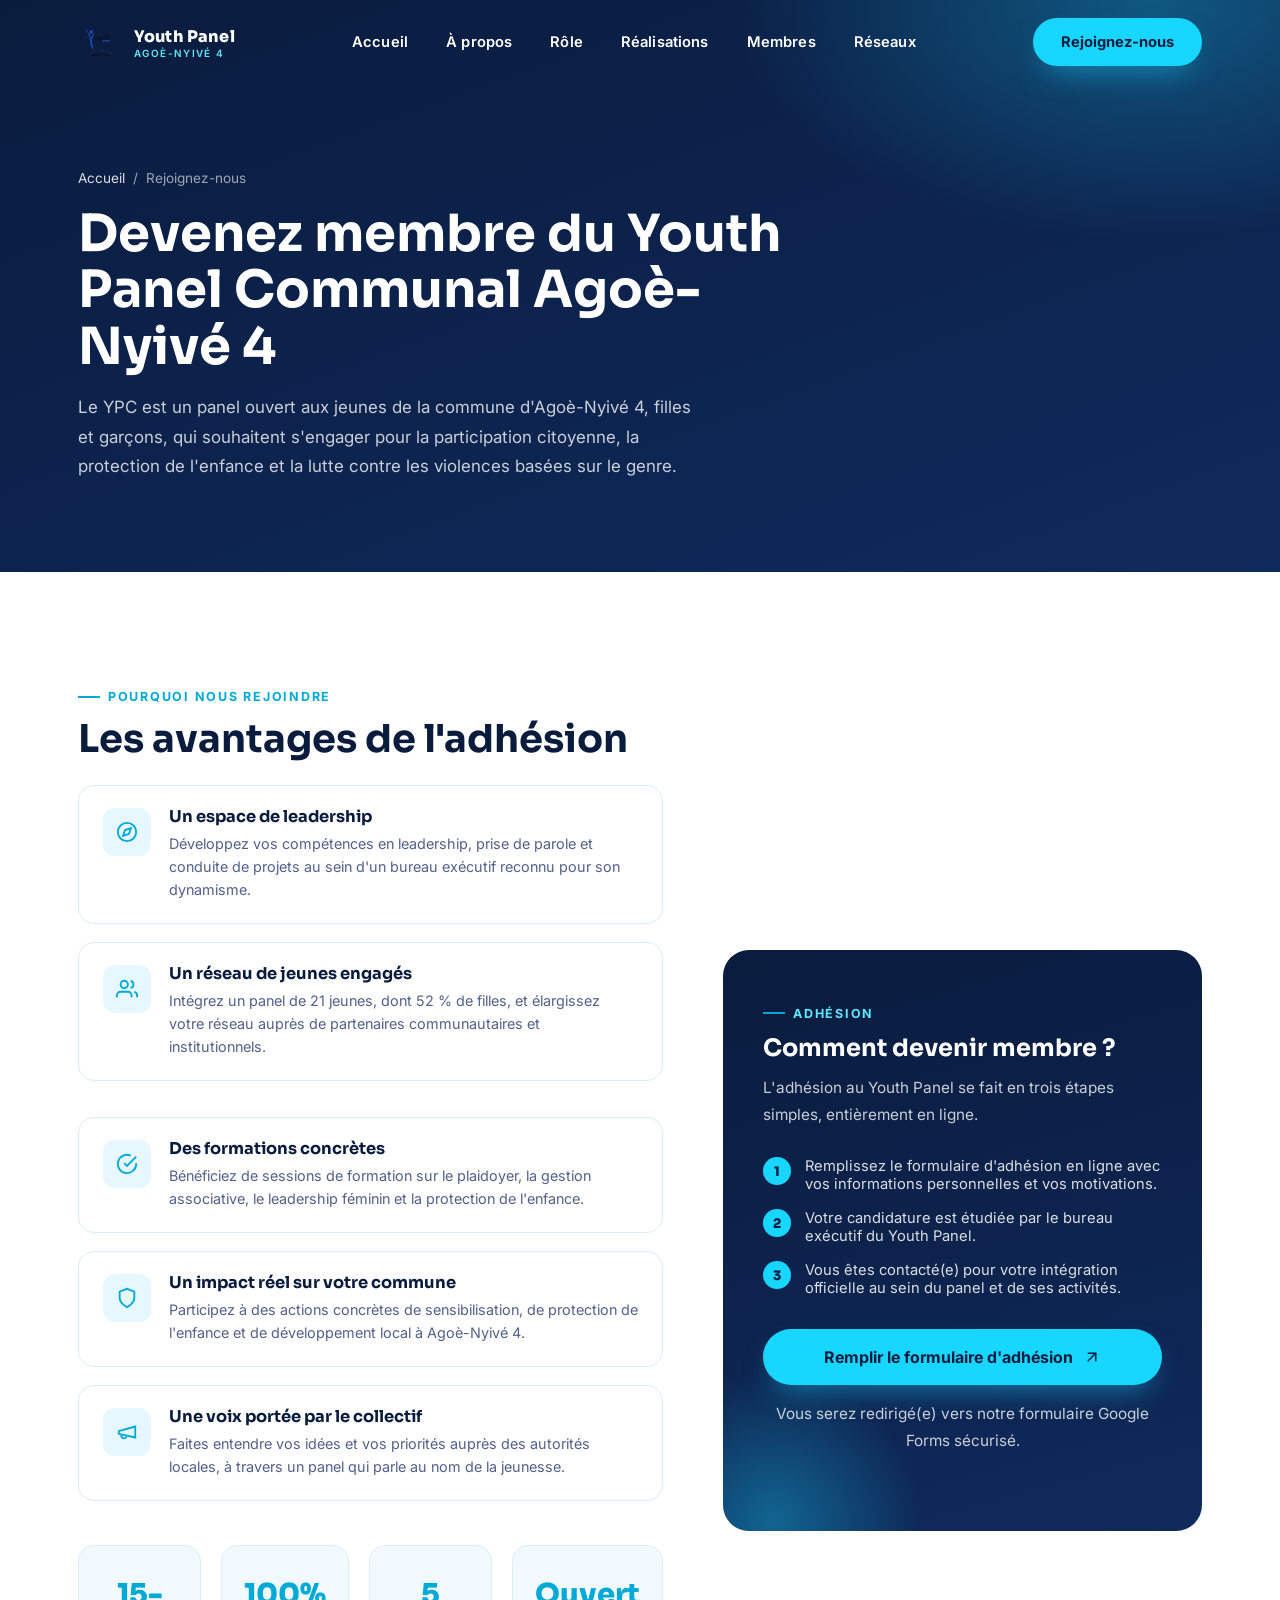
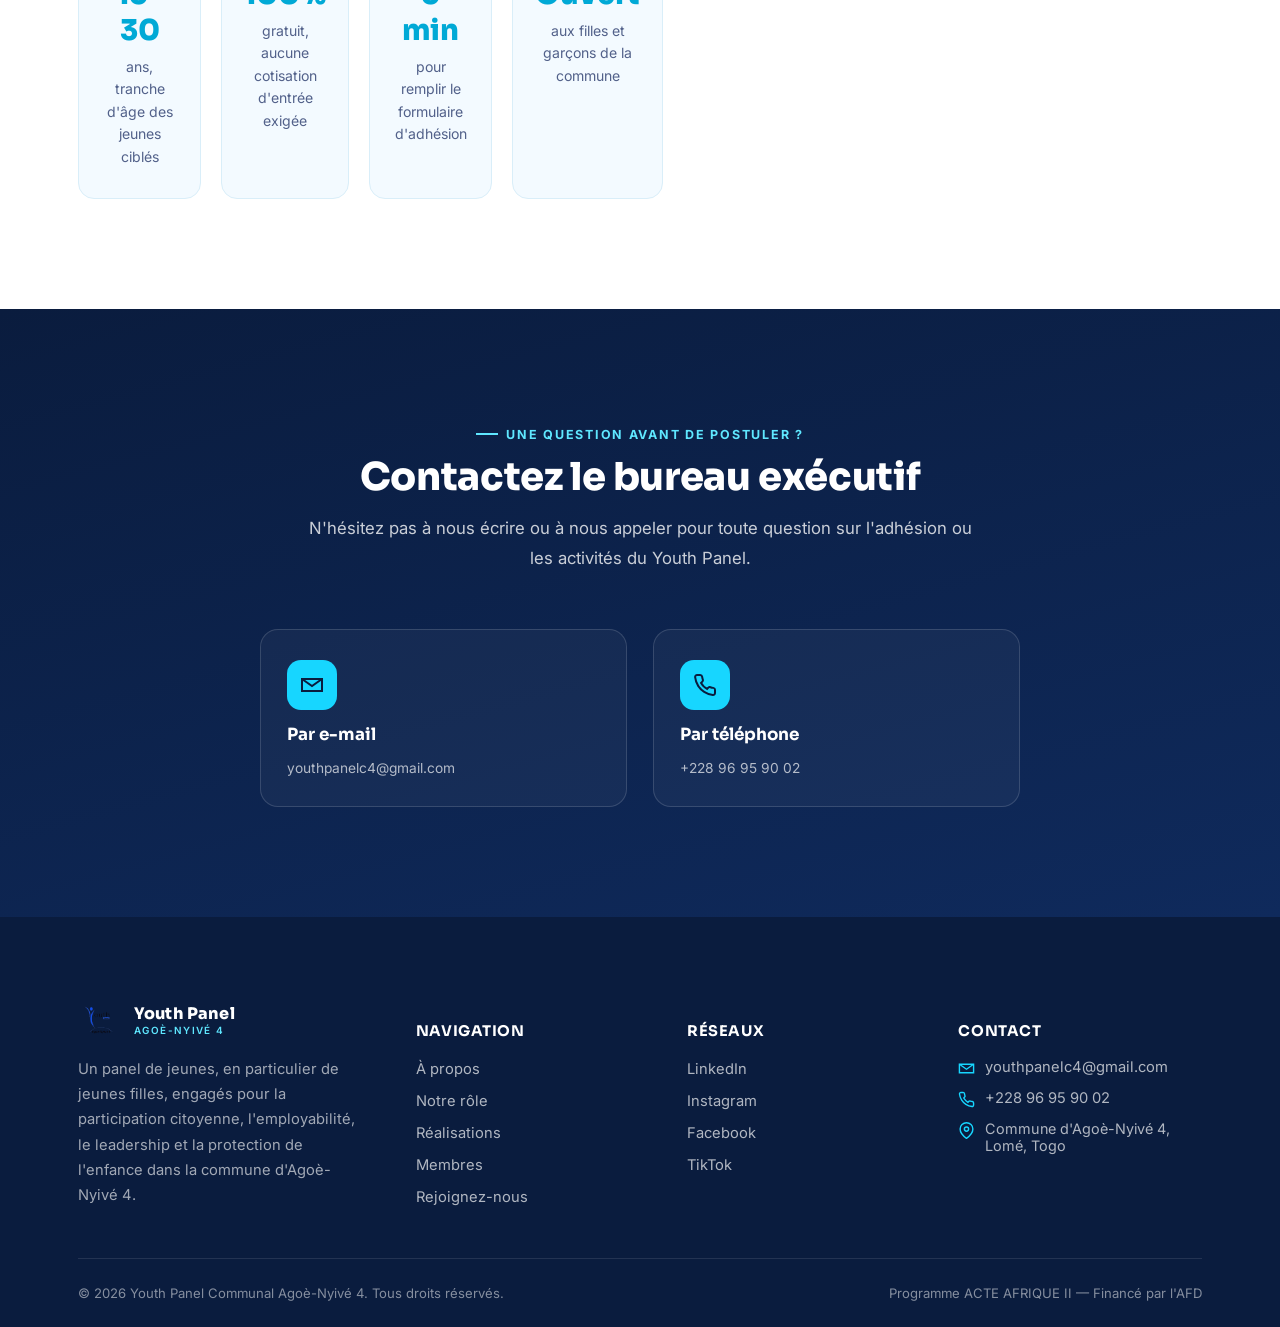
<file: rejoindre.html>
<!DOCTYPE html>
<html lang="fr">
<head>
<meta charset="UTF-8">
<meta name="viewport" content="width=device-width, initial-scale=1.0">
<title>Rejoignez-nous — Youth Panel Communal Agoè-Nyivé 4</title>
<meta name="description" content="Rejoignez le Youth Panel Communal Agoè-Nyivé 4 : découvrez les avantages de l'adhésion et candidatez en quelques minutes via notre formulaire en ligne.">
<link rel="icon" type="image/png" href="image/logo.jpg">
<link rel="apple-touch-icon" href="image/logo.jpg">
<link rel="stylesheet" href="style.css">
</head>
<body>

<div class="scroll-progress"></div>

<!-- ============================= HEADER ============================= -->
<header class="site-header">
  <div class="container">
    <a href="index.html" class="brand">
      <img src="image/logowbg.png" alt="Logo Youth Panel Communal Agoè-Nyivé 4">
      <span class="brand-text">Youth Panel<small>Agoè-Nyivé 4</small></span>
    </a>
    <nav class="main-nav">
      <ul>
        <li><a href="index.html">Accueil</a></li>
        <li><a href="index.html#apropos">À propos</a></li>
        <li><a href="role.html">Rôle</a></li>
        <li><a href="realisation.html">Réalisations</a></li>
        <li><a href="index.html#membres">Membres</a></li>
        <li><a href="index.html#reseaux">Réseaux</a></li>
      </ul>
    </nav>
    <div class="nav-cta">
      <a href="https://forms.gle/dfVsrpzQh3tX2ZBa7" class="btn btn-primary">Rejoignez-nous</a>
      <button class="burger" aria-label="Ouvrir le menu"><span></span><span></span><span></span></button>
    </div>
  </div>
</header>

<div class="mobile-overlay"></div>
<nav class="mobile-nav">
  <div class="mobile-nav-top">
    <button class="mobile-nav-close" aria-label="Fermer le menu">&times;</button>
  </div>
  <ul>
    <li><a href="index.html">Accueil</a></li>
    <li><a href="index.html#apropos">À propos</a></li>
    <li><a href="role.html">Rôle</a></li>
    <li><a href="realisation.html">Réalisations</a></li>
    <li><a href="index.html#membres">Membres</a></li>
    <li><a href="index.html#reseaux">Réseaux</a></li>
  </ul>
  <a href="https://forms.gle/dfVsrpzQh3tX2ZBa7" class="btn btn-primary active">Rejoignez-nous</a>
</nav>

<!-- ============================= PAGE HERO ============================= -->
<section class="page-hero">
  <div class="container">
    <div class="breadcrumb"><a href="index.html">Accueil</a> <span>/</span> <span>Rejoignez-nous</span></div>
    <h1>Devenez membre du Youth Panel Communal Agoè-Nyivé 4</h1>
    <p class="lead">Le YPC est un panel ouvert aux jeunes de la commune d'Agoè-Nyivé 4, filles et garçons, qui souhaitent s'engager pour la participation citoyenne, la protection de l'enfance et la lutte contre les violences basées sur le genre.</p>
  </div>
</section>

<!-- ============================= AVANTAGES + FORMULAIRE ============================= -->
<section class="section">
  <div class="container">
    <div class="join-hero">
      <div class="join-copy">
        <span class="kicker">Pourquoi nous rejoindre</span>
        <h2 style="font-size:clamp(1.9rem,3vw,2.4rem);margin-bottom:24px;">Les avantages de l'adhésion</h2>

        <div class="benefits-list reveal-stagger">
          <div class="benefit-item">
            <div class="benefit-ic"><svg viewBox="0 0 24 24" fill="none" stroke="currentColor" stroke-width="2"><circle cx="12" cy="12" r="10"/><polygon points="16.24 7.76 14.12 14.12 7.76 16.24 9.88 9.88 16.24 7.76"/></svg></div>
            <div><h4>Un espace de leadership</h4><p>Développez vos compétences en leadership, prise de parole et conduite de projets au sein d'un bureau exécutif reconnu pour son dynamisme.</p></div>
          </div>
          <div class="benefit-item">
            <div class="benefit-ic"><svg viewBox="0 0 24 24" fill="none" stroke="currentColor" stroke-width="2"><path d="M17 21v-2a4 4 0 0 0-4-4H5a4 4 0 0 0-4 4v2"/><circle cx="9" cy="7" r="4"/><path d="M23 21v-2a4 4 0 0 0-3-3.87"/><path d="M16 3.13a4 4 0 0 1 0 7.75"/></svg></div>
            <div><h4>Un réseau de jeunes engagés</h4><p>Intégrez un panel de 21 jeunes, dont 52 % de filles, et élargissez votre réseau auprès de partenaires communautaires et institutionnels.</p></div>
          </div>
          <div class="benefit-ic-wrap"></div>
          <div class="benefit-item">
            <div class="benefit-ic"><svg viewBox="0 0 24 24" fill="none" stroke="currentColor" stroke-width="2"><path d="M22 11.08V12a10 10 0 1 1-5.93-9.14"/><polyline points="22 4 12 14.01 9 11.01"/></svg></div>
            <div><h4>Des formations concrètes</h4><p>Bénéficiez de sessions de formation sur le plaidoyer, la gestion associative, le leadership féminin et la protection de l'enfance.</p></div>
          </div>
          <div class="benefit-item">
            <div class="benefit-ic"><svg viewBox="0 0 24 24" fill="none" stroke="currentColor" stroke-width="2"><path d="M12 22s8-4 8-10V5l-8-3-8 3v7c0 6 8 10 8 10z"/></svg></div>
            <div><h4>Un impact réel sur votre commune</h4><p>Participez à des actions concrètes de sensibilisation, de protection de l'enfance et de développement local à Agoè-Nyivé 4.</p></div>
          </div>
          <div class="benefit-item">
            <div class="benefit-ic"><svg viewBox="0 0 24 24" fill="none" stroke="currentColor" stroke-width="2"><path d="M3 11l18-5v12L3 14v-3z"/><path d="M11.6 16.8a3 3 0 1 1-5.8-1.6"/></svg></div>
            <div><h4>Une voix portée par le collectif</h4><p>Faites entendre vos idées et vos priorités auprès des autorités locales, à travers un panel qui parle au nom de la jeunesse.</p></div>
          </div>
        </div>

        <div class="criteria-grid reveal-stagger" style="margin-top:44px;">
          <div class="criteria-card"><div class="num">15-30</div><p>ans, tranche d'âge des jeunes ciblés</p></div>
          <div class="criteria-card"><div class="num">100%</div><p>gratuit, aucune cotisation d'entrée exigée</p></div>
          <div class="criteria-card"><div class="num">5 min</div><p>pour remplir le formulaire d'adhésion</p></div>
          <div class="criteria-card"><div class="num">Ouvert</div><p>aux filles et garçons de la commune</p></div>
        </div>
      </div>

      <div class="join-panel reveal">
        <span class="kicker" style="color:var(--fluo-2);">Adhésion</span>
        <h3>Comment devenir membre ?</h3>
        <p>L'adhésion au Youth Panel se fait en trois étapes simples, entièrement en ligne.</p>
        <ul class="join-steps">
          <li><span class="step-num">1</span> Remplissez le formulaire d'adhésion en ligne avec vos informations personnelles et vos motivations.</li>
          <li><span class="step-num">2</span> Votre candidature est étudiée par le bureau exécutif du Youth Panel.</li>
          <li><span class="step-num">3</span> Vous êtes contacté(e) pour votre intégration officielle au sein du panel et de ses activités.</li>
        </ul>
        <a href="https://forms.gle/dfVsrpzQh3tX2ZBa7" target="_blank" rel="noopener" class="btn btn-primary">
          Remplir le formulaire d'adhésion
          <svg viewBox="0 0 24 24" fill="none" stroke="currentColor" stroke-width="2" stroke-linecap="round" stroke-linejoin="round" width="18" height="18"><path d="M7 17L17 7"/><path d="M7 7h10v10"/></svg>
        </a>
        <p class="join-note">Vous serez redirigé(e) vers notre formulaire Google Forms sécurisé.</p>
      </div>
    </div>
  </div>
</section>

<!-- ============================= CTA CONTACT ============================= -->
<section class="section section-navy">
  <div class="container">
    <div class="section-head center">
      <span class="kicker">Une question avant de postuler ?</span>
      <h2>Contactez le bureau exécutif</h2>
      <p>N'hésitez pas à nous écrire ou à nous appeler pour toute question sur l'adhésion ou les activités du Youth Panel.</p>
    </div>
    <div class="grid-2 reveal-stagger" style="max-width:760px;margin:0 auto;">
      <a href="mailto:youthpanelc4@gmail.com" class="social-card">
        <div class="social-ic"><svg viewBox="0 0 24 24" fill="none" stroke="currentColor" stroke-width="2"><path d="M22 6l-10 7L2 6"/><path d="M2 6h20v12H2z"/></svg></div>
        <h4>Par e-mail</h4>
        <span>youthpanelc4@gmail.com</span>
      </a>
      <a href="tel:+22896959002" class="social-card">
        <div class="social-ic"><svg viewBox="0 0 24 24" fill="none" stroke="currentColor" stroke-width="2"><path d="M22 16.92v3a2 2 0 0 1-2.18 2 19.79 19.79 0 0 1-8.63-3.07 19.5 19.5 0 0 1-6-6 19.79 19.79 0 0 1-3.07-8.67A2 2 0 0 1 4.11 2h3a2 2 0 0 1 2 1.72c.13.96.36 1.9.68 2.81a2 2 0 0 1-.45 2.11L8.09 9.91a16 16 0 0 0 6 6l1.27-1.27a2 2 0 0 1 2.11-.45c.91.32 1.85.55 2.81.68A2 2 0 0 1 22 16.92z"/></svg></div>
        <h4>Par téléphone</h4>
        <span>+228 96 95 90 02</span>
      </a>
    </div>
  </div>
</section>

<!-- ============================= FOOTER ============================= -->
<footer class="site-footer">
  <div class="container">
    <div class="footer-grid">
      <div class="footer-brand">
        <a href="index.html" class="brand">
          <img src="image/logowbg.png" alt="Logo Youth Panel Communal Agoè-Nyivé 4" style="height:44px;">
          <span class="brand-text">Youth Panel<small>Agoè-Nyivé 4</small></span>
        </a>
        <p>Un panel de jeunes, en particulier de jeunes filles, engagés pour la participation citoyenne, l'employabilité, le leadership et la protection de l'enfance dans la commune d'Agoè-Nyivé 4.</p>
      </div>
      <div class="footer-col">
        <h5>Navigation</h5>
        <ul>
          <li><a href="index.html#apropos">À propos</a></li>
          <li><a href="role.html">Notre rôle</a></li>
          <li><a href="realisation.html">Réalisations</a></li>
          <li><a href="index.html#membres">Membres</a></li>
          <li><a href="https://forms.gle/dfVsrpzQh3tX2ZBa7">Rejoignez-nous</a></li>
        </ul>
      </div>
      <div class="footer-col">
        <h5>Réseaux</h5>
        <ul>
          <li><a href="#" target="_blank" rel="noopener">LinkedIn</a></li>
          <li><a href="#" target="_blank" rel="noopener">Instagram</a></li>
          <li><a href="#" target="_blank" rel="noopener">Facebook</a></li>
          <li><a href="#" target="_blank" rel="noopener">TikTok</a></li>
        </ul>
      </div>
      <div class="footer-col">
        <h5>Contact</h5>
        <div class="contact-item">
          <svg viewBox="0 0 24 24" fill="none" stroke="currentColor" stroke-width="2"><path d="M22 6l-10 7L2 6"/><path d="M2 6h20v12H2z"/></svg>
          <a href="mailto:youthpanelc4@gmail.com">youthpanelc4@gmail.com</a>
        </div>
        <div class="contact-item">
          <svg viewBox="0 0 24 24" fill="none" stroke="currentColor" stroke-width="2"><path d="M22 16.92v3a2 2 0 0 1-2.18 2 19.79 19.79 0 0 1-8.63-3.07 19.5 19.5 0 0 1-6-6 19.79 19.79 0 0 1-3.07-8.67A2 2 0 0 1 4.11 2h3a2 2 0 0 1 2 1.72c.13.96.36 1.9.68 2.81a2 2 0 0 1-.45 2.11L8.09 9.91a16 16 0 0 0 6 6l1.27-1.27a2 2 0 0 1 2.11-.45c.91.32 1.85.55 2.81.68A2 2 0 0 1 22 16.92z"/></svg>
          <a href="tel:+22896959002">+228 96 95 90 02</a>
        </div>
        <div class="contact-item">
          <svg viewBox="0 0 24 24" fill="none" stroke="currentColor" stroke-width="2"><path d="M21 10c0 7-9 13-9 13s-9-6-9-13a9 9 0 0 1 18 0z"/><circle cx="12" cy="10" r="3"/></svg>
          <span>Commune d'Agoè-Nyivé 4, Lomé, Togo</span>
        </div>
      </div>
    </div>
    <div class="footer-bottom">
      <span>© 2026 Youth Panel Communal Agoè-Nyivé 4. Tous droits réservés.</span>
      <span>Programme ACTE AFRIQUE II — Financé par l'AFD</span>
    </div>
  </div>
</footer>

<button class="back-top" aria-label="Retour en haut">
  <svg viewBox="0 0 24 24" fill="none" stroke="currentColor" stroke-width="2" stroke-linecap="round" stroke-linejoin="round"><path d="M12 19V5"/><path d="M5 12l7-7 7 7"/></svg>
</button>

<script src="script.js"></script>
</body>
</html>
</file>
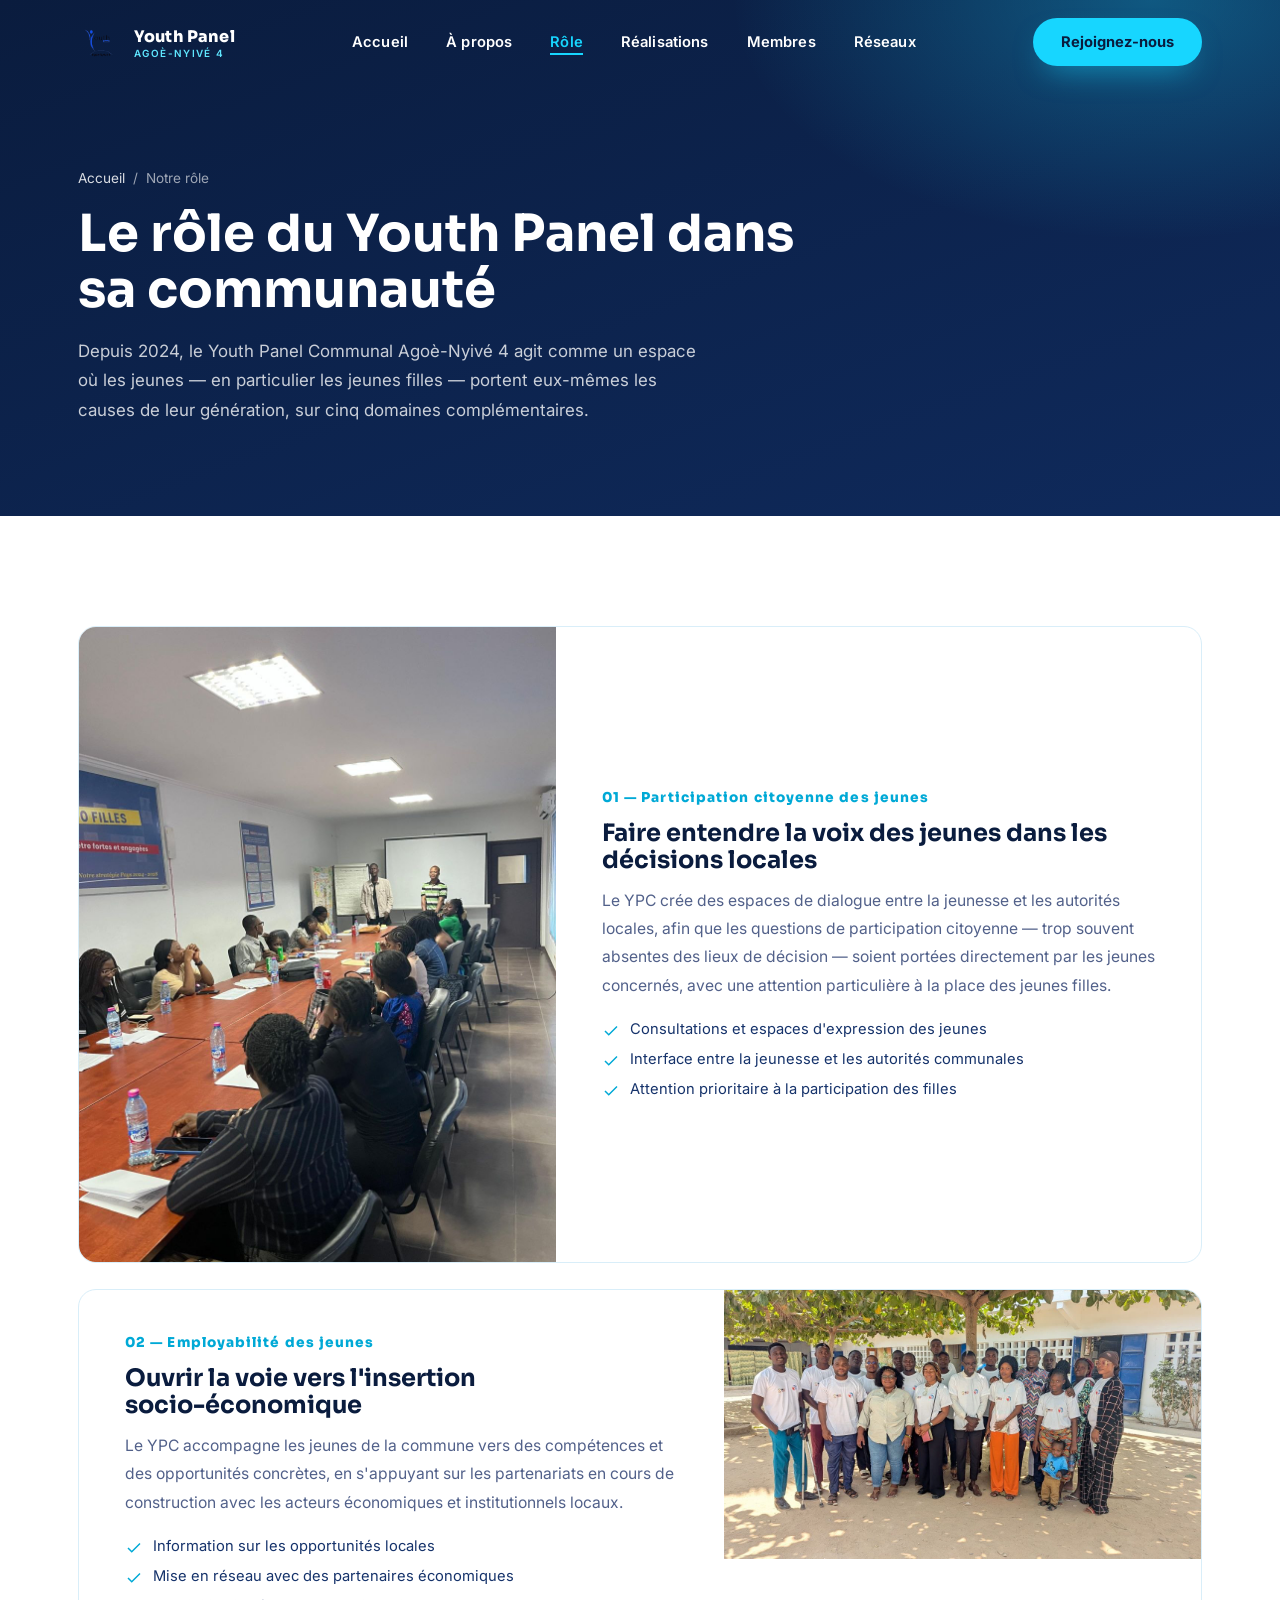
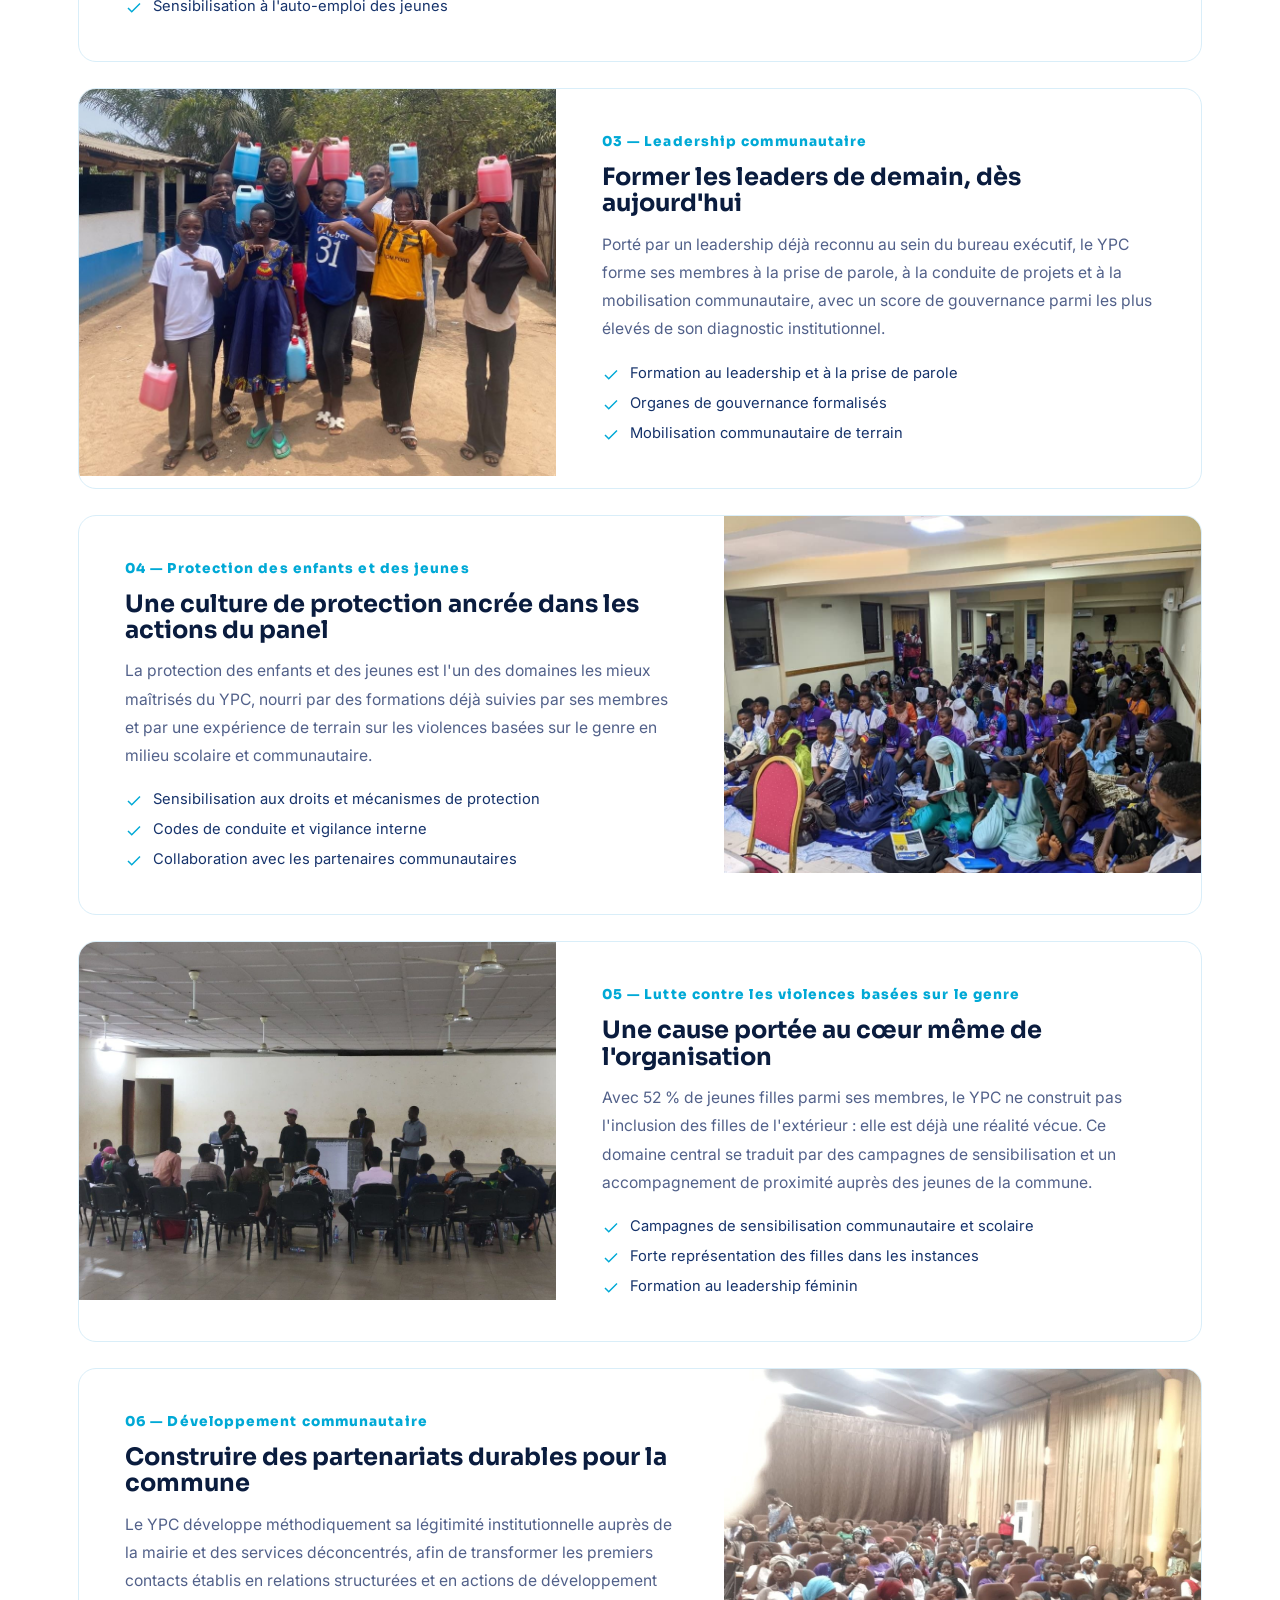
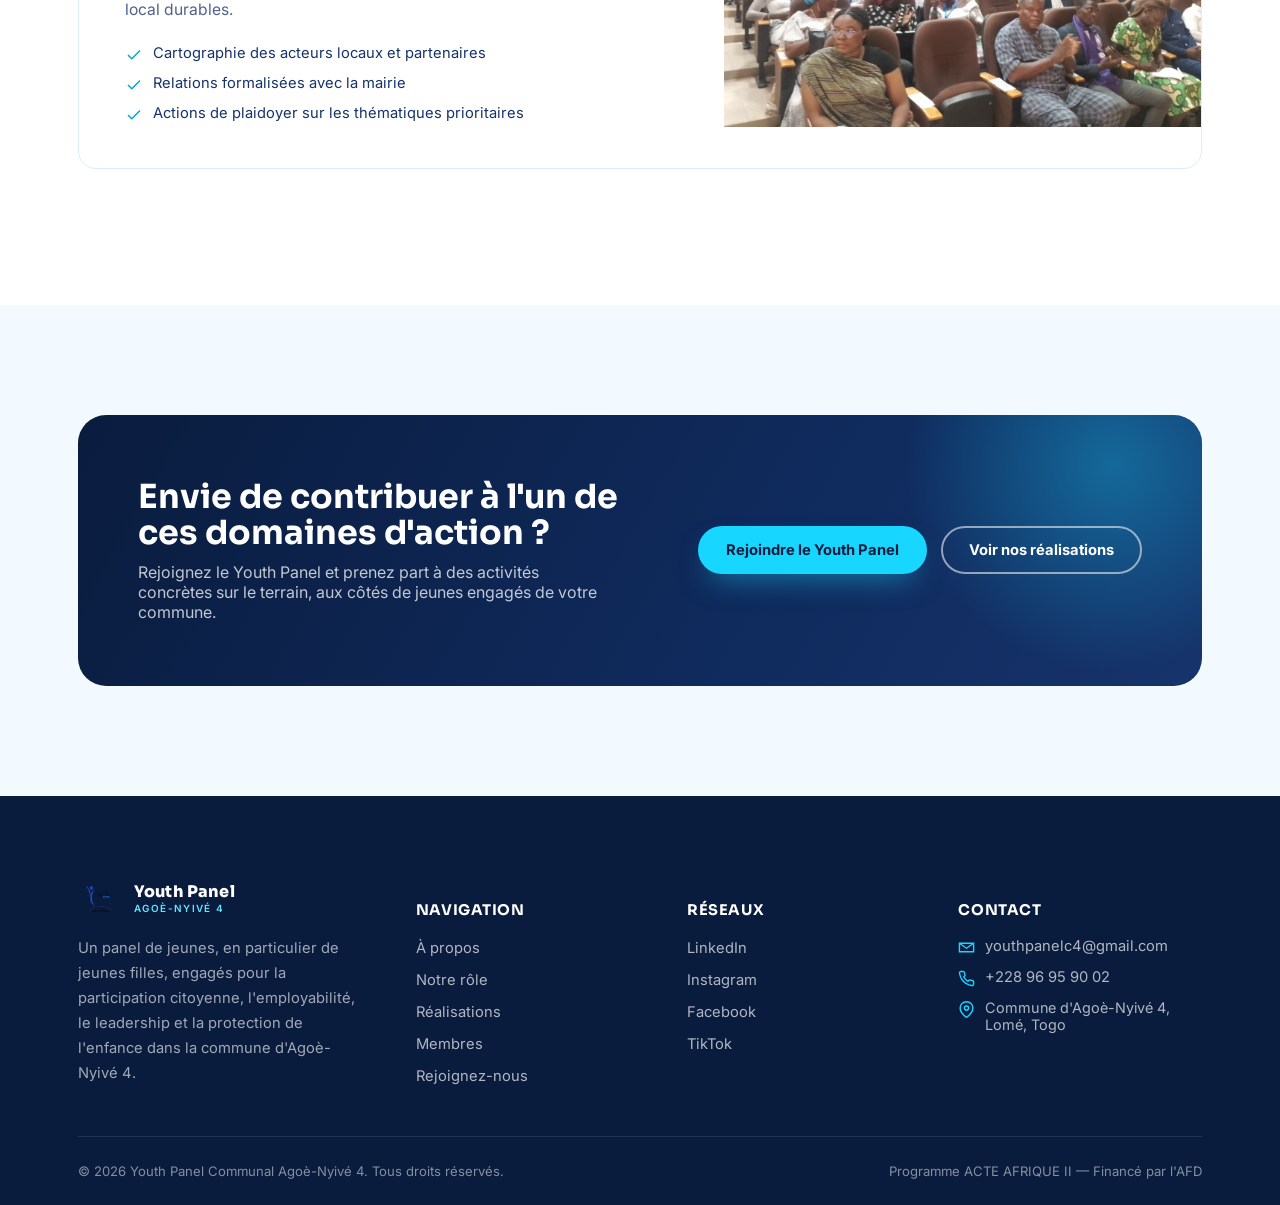
<file: role.html>
<!DOCTYPE html>
<html lang="fr">
<head>
<meta charset="UTF-8">
<meta name="viewport" content="width=device-width, initial-scale=1.0">
<title>Notre rôle — Youth Panel Communal Agoè-Nyivé 4</title>
<meta name="description" content="Découvrez les cinq domaines d'intervention du Youth Panel Communal Agoè-Nyivé 4 : participation citoyenne, employabilité, leadership communautaire, protection de l'enfance et lutte contre les VBG.">
<link rel="icon" type="image/png" href="image/logo.jpg">
<link rel="apple-touch-icon" href="image/logo.jpg">
<link rel="stylesheet" href="style.css">
</head>
<body>

<div class="scroll-progress"></div>

<!-- ============================= HEADER ============================= -->
<header class="site-header">
  <div class="container">
    <a href="index.html" class="brand">
      <img src="image/logowbg.png" alt="Logo Youth Panel Communal Agoè-Nyivé 4">
      <span class="brand-text">Youth Panel<small>Agoè-Nyivé 4</small></span>
    </a>
    <nav class="main-nav">
      <ul>
        <li><a href="index.html">Accueil</a></li>
        <li><a href="index.html#apropos">À propos</a></li>
        <li><a href="role.html" class="active">Rôle</a></li>
        <li><a href="realisation.html">Réalisations</a></li>
        <li><a href="index.html#membres">Membres</a></li>
        <li><a href="index.html#reseaux">Réseaux</a></li>
      </ul>
    </nav>
    <div class="nav-cta">
      <a href="https://forms.gle/dfVsrpzQh3tX2ZBa7" class="btn btn-primary">Rejoignez-nous</a>
      <button class="burger" aria-label="Ouvrir le menu"><span></span><span></span><span></span></button>
    </div>
  </div>
</header>

<div class="mobile-overlay"></div>
<nav class="mobile-nav">
  <div class="mobile-nav-top">
    <button class="mobile-nav-close" aria-label="Fermer le menu">&times;</button>
  </div>
  <ul>
    <li><a href="index.html">Accueil</a></li>
    <li><a href="index.html#apropos">À propos</a></li>
    <li><a href="role.html" class="active">Rôle</a></li>
    <li><a href="realisation.html">Réalisations</a></li>
    <li><a href="index.html#membres">Membres</a></li>
    <li><a href="index.html#reseaux">Réseaux</a></li>
  </ul>
  <a href="https://forms.gle/dfVsrpzQh3tX2ZBa7" class="btn btn-primary">Rejoignez-nous</a>
</nav>

<!-- ============================= PAGE HERO ============================= -->
<section class="page-hero">
  <div class="container">
    <div class="breadcrumb"><a href="index.html">Accueil</a> <span>/</span> <span>Notre rôle</span></div>
    <h1>Le rôle du Youth Panel dans sa communauté</h1>
    <p class="lead">Depuis 2024, le Youth Panel Communal Agoè-Nyivé 4 agit comme un espace où les jeunes — en particulier les jeunes filles — portent eux-mêmes les causes de leur génération, sur cinq domaines complémentaires.</p>
  </div>
</section>

<!-- ============================= DÉTAIL DES RÔLES ============================= -->
<section class="section">
  <div class="container">

    <div class="role-detail reveal">
      <div class="rd-media">
        <img src="image/role 1.jpg" alt="">
      </div>
      <div class="rd-body">
        <span class="rd-index">01 — Participation citoyenne des jeunes</span>
        <h3>Faire entendre la voix des jeunes dans les décisions locales</h3>
        <p>Le YPC crée des espaces de dialogue entre la jeunesse et les autorités locales, afin que les questions de participation citoyenne — trop souvent absentes des lieux de décision — soient portées directement par les jeunes concernés, avec une attention particulière à la place des jeunes filles.</p>
        <ul class="rd-points">
          <li><svg viewBox="0 0 24 24" fill="none" stroke="currentColor" stroke-width="2"><path d="M20 6L9 17l-5-5"/></svg> Consultations et espaces d'expression des jeunes</li>
          <li><svg viewBox="0 0 24 24" fill="none" stroke="currentColor" stroke-width="2"><path d="M20 6L9 17l-5-5"/></svg> Interface entre la jeunesse et les autorités communales</li>
          <li><svg viewBox="0 0 24 24" fill="none" stroke="currentColor" stroke-width="2"><path d="M20 6L9 17l-5-5"/></svg> Attention prioritaire à la participation des filles</li>
        </ul>
      </div>
    </div>

    <div class="role-detail reveal">
      <div class="rd-media">
        <img src="image/role 2.jpg" alt="">
      </div>
      <div class="rd-body">
        <span class="rd-index">02 — Employabilité des jeunes</span>
        <h3>Ouvrir la voie vers l'insertion socio-économique</h3>
        <p>Le YPC accompagne les jeunes de la commune vers des compétences et des opportunités concrètes, en s'appuyant sur les partenariats en cours de construction avec les acteurs économiques et institutionnels locaux.</p>
        <ul class="rd-points">
          <li><svg viewBox="0 0 24 24" fill="none" stroke="currentColor" stroke-width="2"><path d="M20 6L9 17l-5-5"/></svg> Information sur les opportunités locales</li>
          <li><svg viewBox="0 0 24 24" fill="none" stroke="currentColor" stroke-width="2"><path d="M20 6L9 17l-5-5"/></svg> Mise en réseau avec des partenaires économiques</li>
          <li><svg viewBox="0 0 24 24" fill="none" stroke="currentColor" stroke-width="2"><path d="M20 6L9 17l-5-5"/></svg> Sensibilisation à l'auto-emploi des jeunes</li>
        </ul>
      </div>
    </div>

    <div class="role-detail reveal">
      <div class="rd-media">
        <img src="image/realisation 7.jpg" alt="Leadership communautaire">
      </div>
      <div class="rd-body">
        <span class="rd-index">03 — Leadership communautaire</span>
        <h3>Former les leaders de demain, dès aujourd'hui</h3>
        <p>Porté par un leadership déjà reconnu au sein du bureau exécutif, le YPC forme ses membres à la prise de parole, à la conduite de projets et à la mobilisation communautaire, avec un score de gouvernance parmi les plus élevés de son diagnostic institutionnel.</p>
        <ul class="rd-points">
          <li><svg viewBox="0 0 24 24" fill="none" stroke="currentColor" stroke-width="2"><path d="M20 6L9 17l-5-5"/></svg> Formation au leadership et à la prise de parole</li>
          <li><svg viewBox="0 0 24 24" fill="none" stroke="currentColor" stroke-width="2"><path d="M20 6L9 17l-5-5"/></svg> Organes de gouvernance formalisés</li>
          <li><svg viewBox="0 0 24 24" fill="none" stroke="currentColor" stroke-width="2"><path d="M20 6L9 17l-5-5"/></svg> Mobilisation communautaire de terrain</li>
        </ul>
      </div>
    </div>

    <div class="role-detail reveal">
      <div class="rd-media">
        <img src="image/realisation 4.jpg" alt="Protection des enfants et des jeunes">
      </div>
      <div class="rd-body">
        <span class="rd-index">04 — Protection des enfants et des jeunes</span>
        <h3>Une culture de protection ancrée dans les actions du panel</h3>
        <p>La protection des enfants et des jeunes est l'un des domaines les mieux maîtrisés du YPC, nourri par des formations déjà suivies par ses membres et par une expérience de terrain sur les violences basées sur le genre en milieu scolaire et communautaire.</p>
        <ul class="rd-points">
          <li><svg viewBox="0 0 24 24" fill="none" stroke="currentColor" stroke-width="2"><path d="M20 6L9 17l-5-5"/></svg> Sensibilisation aux droits et mécanismes de protection</li>
          <li><svg viewBox="0 0 24 24" fill="none" stroke="currentColor" stroke-width="2"><path d="M20 6L9 17l-5-5"/></svg> Codes de conduite et vigilance interne</li>
          <li><svg viewBox="0 0 24 24" fill="none" stroke="currentColor" stroke-width="2"><path d="M20 6L9 17l-5-5"/></svg> Collaboration avec les partenaires communautaires</li>
        </ul>
      </div>
    </div>

    <div class="role-detail reveal">
      <div class="rd-media">
        <img src="image/role 3.jpg" alt="Lutte contre les violences basées sur le genre">
      </div>
      <div class="rd-body">
        <span class="rd-index">05 — Lutte contre les violences basées sur le genre</span>
        <h3>Une cause portée au cœur même de l'organisation</h3>
        <p>Avec 52 % de jeunes filles parmi ses membres, le YPC ne construit pas l'inclusion des filles de l'extérieur : elle est déjà une réalité vécue. Ce domaine central se traduit par des campagnes de sensibilisation et un accompagnement de proximité auprès des jeunes de la commune.</p>
        <ul class="rd-points">
          <li><svg viewBox="0 0 24 24" fill="none" stroke="currentColor" stroke-width="2"><path d="M20 6L9 17l-5-5"/></svg> Campagnes de sensibilisation communautaire et scolaire</li>
          <li><svg viewBox="0 0 24 24" fill="none" stroke="currentColor" stroke-width="2"><path d="M20 6L9 17l-5-5"/></svg> Forte représentation des filles dans les instances</li>
          <li><svg viewBox="0 0 24 24" fill="none" stroke="currentColor" stroke-width="2"><path d="M20 6L9 17l-5-5"/></svg> Formation au leadership féminin</li>
        </ul>
      </div>
    </div>

    <div class="role-detail reveal">
      <div class="rd-media">
        <img src="image/realisation 6.jpg" alt="Développement communautaire">
      </div>
      <div class="rd-body">
        <span class="rd-index">06 — Développement communautaire</span>
        <h3>Construire des partenariats durables pour la commune</h3>
        <p>Le YPC développe méthodiquement sa légitimité institutionnelle auprès de la mairie et des services déconcentrés, afin de transformer les premiers contacts établis en relations structurées et en actions de développement local durables.</p>
        <ul class="rd-points">
          <li><svg viewBox="0 0 24 24" fill="none" stroke="currentColor" stroke-width="2"><path d="M20 6L9 17l-5-5"/></svg> Cartographie des acteurs locaux et partenaires</li>
          <li><svg viewBox="0 0 24 24" fill="none" stroke="currentColor" stroke-width="2"><path d="M20 6L9 17l-5-5"/></svg> Relations formalisées avec la mairie</li>
          <li><svg viewBox="0 0 24 24" fill="none" stroke="currentColor" stroke-width="2"><path d="M20 6L9 17l-5-5"/></svg> Actions de plaidoyer sur les thématiques prioritaires</li>
        </ul>
      </div>
    </div>

  </div>
</section>

<!-- ============================= CTA ============================= -->
<section class="section section-alt">
  <div class="container">
    <div class="cta-band reveal">
      <div>
        <h2>Envie de contribuer à l'un de ces domaines d'action ?</h2>
        <p>Rejoignez le Youth Panel et prenez part à des activités concrètes sur le terrain, aux côtés de jeunes engagés de votre commune.</p>
      </div>
      <div class="actions">
        <a href="https://forms.gle/dfVsrpzQh3tX2ZBa7" class="btn btn-primary">Rejoindre le Youth Panel</a>
        <a href="realisation.html" class="btn btn-ghost-light">Voir nos réalisations</a>
      </div>
    </div>
  </div>
</section>

<!-- ============================= FOOTER ============================= -->
<footer class="site-footer">
  <div class="container">
    <div class="footer-grid">
      <div class="footer-brand">
        <a href="index.html" class="brand">
          <img src="image/logowbg.png" alt="Logo Youth Panel Communal Agoè-Nyivé 4" style="height:44px;">
          <span class="brand-text">Youth Panel<small>Agoè-Nyivé 4</small></span>
        </a>
        <p>Un panel de jeunes, en particulier de jeunes filles, engagés pour la participation citoyenne, l'employabilité, le leadership et la protection de l'enfance dans la commune d'Agoè-Nyivé 4.</p>
      </div>
      <div class="footer-col">
        <h5>Navigation</h5>
        <ul>
          <li><a href="index.html#apropos">À propos</a></li>
          <li><a href="role.html">Notre rôle</a></li>
          <li><a href="realisation.html">Réalisations</a></li>
          <li><a href="index.html#membres">Membres</a></li>
          <li><a href="https://forms.gle/dfVsrpzQh3tX2ZBa7">Rejoignez-nous</a></li>
        </ul>
      </div>
      <div class="footer-col">
        <h5>Réseaux</h5>
        <ul>
          <li><a href="#" target="_blank" rel="noopener">LinkedIn</a></li>
          <li><a href="#" target="_blank" rel="noopener">Instagram</a></li>
          <li><a href="#" target="_blank" rel="noopener">Facebook</a></li>
          <li><a href="#" target="_blank" rel="noopener">TikTok</a></li>
        </ul>
      </div>
      <div class="footer-col">
        <h5>Contact</h5>
        <div class="contact-item">
          <svg viewBox="0 0 24 24" fill="none" stroke="currentColor" stroke-width="2"><path d="M22 6l-10 7L2 6"/><path d="M2 6h20v12H2z"/></svg>
          <a href="mailto:youthpanelc4@gmail.com">youthpanelc4@gmail.com</a>
        </div>
        <div class="contact-item">
          <svg viewBox="0 0 24 24" fill="none" stroke="currentColor" stroke-width="2"><path d="M22 16.92v3a2 2 0 0 1-2.18 2 19.79 19.79 0 0 1-8.63-3.07 19.5 19.5 0 0 1-6-6 19.79 19.79 0 0 1-3.07-8.67A2 2 0 0 1 4.11 2h3a2 2 0 0 1 2 1.72c.13.96.36 1.9.68 2.81a2 2 0 0 1-.45 2.11L8.09 9.91a16 16 0 0 0 6 6l1.27-1.27a2 2 0 0 1 2.11-.45c.91.32 1.85.55 2.81.68A2 2 0 0 1 22 16.92z"/></svg>
          <a href="tel:+22896959002">+228 96 95 90 02</a>
        </div>
        <div class="contact-item">
          <svg viewBox="0 0 24 24" fill="none" stroke="currentColor" stroke-width="2"><path d="M21 10c0 7-9 13-9 13s-9-6-9-13a9 9 0 0 1 18 0z"/><circle cx="12" cy="10" r="3"/></svg>
          <span>Commune d'Agoè-Nyivé 4, Lomé, Togo</span>
        </div>
      </div>
    </div>
    <div class="footer-bottom">
      <span>© 2026 Youth Panel Communal Agoè-Nyivé 4. Tous droits réservés.</span>
      <span>Programme ACTE AFRIQUE II — Financé par l'AFD</span>
    </div>
  </div>
</footer>

<button class="back-top" aria-label="Retour en haut">
  <svg viewBox="0 0 24 24" fill="none" stroke="currentColor" stroke-width="2" stroke-linecap="round" stroke-linejoin="round"><path d="M12 19V5"/><path d="M5 12l7-7 7 7"/></svg>
</button>

<script src="script.js"></script>
</body>
</html>
</file>
<file: style.css>
/* =========================================================================
   YOUTH PANEL COMMUNAL AGOÈ-NYIVÉ 4 — Feuille de style principale
   Palette : blanc / bleu ciel fluo / bleu marine foncé
   ========================================================================= */

@import url('https://fonts.googleapis.com/css2?family=Sora:wght@400;600;700;800&family=Inter:wght@400;500;600;700&display=swap');

:root{
  /* Couleurs */
  --navy:        #0A1C3E;
  --navy-2:      #0F2A5C;
  --navy-soft:   #16336B;
  --fluo:        #17D6FF;
  --fluo-2:      #5FE7FF;
  --fluo-deep:   #00A9D6;
  --white:       #FFFFFF;
  --off-white:   #F3FAFF;
  --ice:         #E7F7FF;
  --text:        #0A1C3E;
  --text-muted:  #52618A;
  --border:      #D9EEF9;
  --shadow:      0 20px 50px -20px rgba(10,28,62,.25);

  /* Typo */
  --font-display: 'Sora', sans-serif;
  --font-body:    'Inter', sans-serif;

  /* Rythme */
  --radius: 18px;
  --radius-sm: 10px;
  --container: 1180px;
  --ease: cubic-bezier(.22,.8,.32,1);
}

*,*::before,*::after{ box-sizing:border-box; }
html{ scroll-behavior:smooth; }
body{
  margin:0;
  font-family:var(--font-body);
  color:var(--text);
  background:var(--white);
  -webkit-font-smoothing:antialiased;
  overflow-x:hidden;
}
img{ max-width:100%; display:block; }
a{ color:inherit; text-decoration:none; }
ul{ list-style:none; margin:0; padding:0; }
h1,h2,h3,h4{ font-family:var(--font-display); margin:0; color:var(--navy); line-height:1.1; }
p{ margin:0; }
button{ font-family:inherit; cursor:pointer; }

.container{ max-width:var(--container); margin:0 auto; padding:0 28px; }

::selection{ background:var(--fluo); color:var(--navy); }

/* Respect des préférences de mouvement réduit */
@media (prefers-reduced-motion: reduce){
  *{ animation-duration:.01ms !important; animation-iteration-count:1 !important; transition-duration:.01ms !important; scroll-behavior:auto !important; }
}

/* Focus clavier visible */
a:focus-visible, button:focus-visible, input:focus-visible, textarea:focus-visible{
  outline:3px solid var(--fluo);
  outline-offset:3px;
  border-radius:6px;
}

/* =========================================================================
   Barre de progression de scroll
   ========================================================================= */
.scroll-progress{
  position:fixed; top:0; left:0; height:3px; width:0%;
  background:linear-gradient(90deg, var(--fluo), var(--navy-2));
  z-index:2000; transition:width .1s linear;
}

/* =========================================================================
   Header / Navigation
   ========================================================================= */
.site-header{
  position:fixed; top:0; left:0; right:0; z-index:1000;
  padding:18px 0;
  background:rgba(10,28,62,0);
  transition:background .4s var(--ease), padding .4s var(--ease), box-shadow .4s var(--ease);
}
.site-header.scrolled{
  background:rgba(255,255,255,.88);
  backdrop-filter:blur(14px);
  -webkit-backdrop-filter:blur(14px);
  padding:10px 0;
  box-shadow:0 10px 30px -18px rgba(10,28,62,.35);
}
.site-header .container{ display:flex; align-items:center; justify-content:space-between; gap:24px; }

.brand{ display:flex; align-items:center; gap:12px; }
.brand img{ height:44px; width:auto; transition:height .4s var(--ease); }
.site-header.scrolled .brand img{ height:38px; }
.brand-text{ font-family:var(--font-display); font-weight:800; letter-spacing:.01em; }
.brand-text small{
  display:block; font-family:var(--font-body); font-weight:600; font-size:.62rem;
  letter-spacing:.14em; text-transform:uppercase; color:var(--fluo-deep);
}
.site-header:not(.scrolled) .brand-text{ color:var(--white); }
.site-header:not(.scrolled) .brand-text small{ color:var(--fluo-2); }
.site-header.scrolled .brand-text{ color:var(--navy); }

.main-nav ul{ display:flex; align-items:center; gap:6px; }
.main-nav a{
  position:relative; display:inline-block; padding:10px 16px;
  font-weight:600; font-size:.92rem; letter-spacing:.01em;
  color:var(--white);
  transition:color .3s var(--ease);
}
.site-header.scrolled .main-nav a{ color:var(--navy-soft); }
.main-nav a::after{
  content:''; position:absolute; left:16px; right:16px; bottom:6px; height:2px;
  background:var(--fluo); transform:scaleX(0); transform-origin:left;
  transition:transform .35s var(--ease);
}
.main-nav a:hover::after, .main-nav a.active::after{ transform:scaleX(1); }
.main-nav a.active{ color:var(--fluo) !important; }

.btn{
  display:inline-flex; align-items:center; justify-content:center; gap:10px;
  padding:13px 26px; border-radius:100px; font-weight:700; font-size:.92rem;
  border:2px solid transparent; transition:transform .35s var(--ease), box-shadow .35s var(--ease), background .35s var(--ease), color .35s var(--ease), border-color .35s var(--ease);
  white-space:nowrap;
}
.btn-primary{ background:var(--fluo); color:var(--navy); box-shadow:0 14px 30px -12px rgba(23,214,255,.55); }
.btn-primary:hover{ transform:translateY(-3px); box-shadow:0 20px 38px -14px rgba(23,214,255,.7); }
.btn-outline{ border-color:currentColor; background:transparent; }
.btn-outline:hover{ background:var(--navy); border-color:var(--navy); color:var(--white); transform:translateY(-3px); }
.btn-ghost-light{ border-color:rgba(255,255,255,.55); color:var(--white); }
.btn-ghost-light:hover{ background:var(--white); color:var(--navy); border-color:var(--white); transform:translateY(-3px); }

.nav-cta{ display:flex; align-items:center; gap:14px; }
.burger{
  display:none; width:44px; height:44px; border-radius:12px; border:none;
  background:rgba(255,255,255,.14); position:relative; flex-shrink:0;
}
.site-header.scrolled .burger{ background:rgba(10,28,62,.08); }
.burger span{
  position:absolute; left:11px; right:11px; height:2px; background:var(--white);
  transition:transform .3s var(--ease), opacity .3s var(--ease), background .3s var(--ease);
}
.site-header.scrolled .burger span{ background:var(--navy); }
.burger span:nth-child(1){ top:15px; }
.burger span:nth-child(2){ top:21px; }
.burger span:nth-child(3){ top:27px; }
.burger.open span:nth-child(1){ transform:translateY(6px) rotate(45deg); }
.burger.open span:nth-child(2){ opacity:0; }
.burger.open span:nth-child(3){ transform:translateY(-6px) rotate(-45deg); }

/* =========================================================================
   Hero
   ========================================================================= */
.hero{
  position:relative; min-height:100vh; display:flex; align-items:center;
  padding:150px 0 110px;
  background:
    radial-gradient(ellipse 900px 500px at 82% -10%, rgba(23,214,255,.35), transparent 60%),
    radial-gradient(ellipse 700px 500px at -10% 110%, rgba(23,214,255,.18), transparent 60%),
    linear-gradient(160deg, var(--navy) 0%, var(--navy-2) 55%, var(--navy-soft) 100%);
  overflow:hidden;
  color:var(--white);
}
.hero-noise{
  position:absolute; inset:0; opacity:.5; pointer-events:none; mix-blend-mode:overlay;
  background-image:url("data:image/svg+xml,%3Csvg xmlns='http://www.w3.org/2000/svg' width='140' height='140'%3E%3Cfilter id='n'%3E%3CfeTurbulence type='fractalNoise' baseFrequency='0.9' numOctaves='2' stitchTiles='stitch'/%3E%3C/filter%3E%3Crect width='100%25' height='100%25' filter='url(%23n)'/%3E%3C/svg%3E");
}
.hero-panels{
  position:absolute; inset:0; pointer-events:none; z-index:0;
}
.hero-panels span{
  position:absolute; border-radius:26px; border:1px solid rgba(255,255,255,.14);
  background:linear-gradient(155deg, rgba(255,255,255,.08), rgba(255,255,255,0));
  animation:float 9s ease-in-out infinite;
}
.hero-panels span:nth-child(1){ width:220px; height:220px; top:12%; right:8%; animation-delay:0s; }
.hero-panels span:nth-child(2){ width:130px; height:130px; top:58%; right:22%; border-color:rgba(23,214,255,.35); animation-delay:1.4s; }
.hero-panels span:nth-child(3){ width:90px; height:90px; top:30%; right:32%; animation-delay:2.6s; }
@keyframes float{ 0%,100%{ transform:translateY(0) rotate(0deg);} 50%{ transform:translateY(-22px) rotate(4deg);} }

.hero .container{ position:relative; z-index:1; display:grid; grid-template-columns:1.15fr .85fr; gap:60px; align-items:center; }
.eyebrow{
  display:inline-flex; align-items:center; gap:10px; padding:8px 16px 8px 8px;
  border:1px solid rgba(255,255,255,.25); border-radius:100px; font-size:.78rem;
  font-weight:700; letter-spacing:.08em; text-transform:uppercase; color:var(--fluo-2);
  background:rgba(255,255,255,.06);
}
.eyebrow .dot{ width:8px; height:8px; border-radius:50%; background:var(--fluo); box-shadow:0 0 0 4px rgba(23,214,255,.25); }

.hero h1{
  color:var(--white); font-size:clamp(2.5rem, 4.4vw, 4rem); font-weight:800;
  margin:22px 0 22px; letter-spacing:-.01em;
}
.hero h1 .accent{ color:var(--fluo); }
.hero p.lead{ font-size:1.12rem; line-height:1.7; color:rgba(255,255,255,.82); max-width:560px; }
.hero-actions{ display:flex; gap:16px; margin-top:38px; flex-wrap:wrap; }

.hero-stats{
  display:grid; grid-template-columns:repeat(2,1fr); gap:16px; margin-top:56px; max-width:520px;
}
.stat-card{
  padding:20px 20px; border-radius:16px; border:1px solid rgba(255,255,255,.16);
  background:rgba(255,255,255,.05); backdrop-filter:blur(6px);
}
.stat-card .num{ font-family:var(--font-display); font-weight:800; font-size:2rem; color:var(--fluo); }
.stat-card .label{ font-size:.82rem; color:rgba(255,255,255,.75); margin-top:4px; }

/* Portrait card / panel visual in hero */
.hero-visual{ position:relative; display:flex; justify-content:center; }
.panel-frame{
  position:relative; width:100%; max-width:728px; aspect-ratio:16/9; border-radius:28px;
  background:linear-gradient(155deg, rgba(255,255,255,.12), rgba(255,255,255,.02));
  border:1px solid rgba(255,255,255,.2); overflow:hidden;
  box-shadow:0 40px 80px -30px rgba(0,0,0,.55);
}
.panel-frame .ph-inner{
  position:absolute; inset:14px; border-radius:20px; overflow:hidden;
  display:flex; align-items:center; justify-content:center; text-align:center;
  background:linear-gradient(155deg, var(--navy-soft), var(--navy-2));
}
.panel-frame .ph-inner img{
  width:100%; height:100%; object-fit:cover; object-position:center;
  display:block; filter:brightness(.75);
}
.panel-frame .ph-inner::after{
  content:''; position:absolute; inset:0; background:rgba(0,0,0,.15);
}
.panel-badge{
  position:absolute; left:-18px; bottom:34px; padding:14px 18px; border-radius:14px;
  background:var(--white); color:var(--navy); box-shadow:var(--shadow); display:flex; align-items:center; gap:12px;
  animation:floatSlow 6s ease-in-out infinite;
}
@keyframes floatSlow{ 0%,100%{ transform:translateY(0);} 50%{ transform:translateY(-10px);} }
.panel-badge .ic{ width:38px; height:38px; border-radius:10px; background:var(--ice); display:flex; align-items:center; justify-content:center; color:var(--fluo-deep); flex-shrink:0; }
.panel-badge strong{ display:block; font-family:var(--font-display); font-size:1.05rem; }
.panel-badge span{ font-size:.72rem; color:var(--text-muted); }

.scroll-cue{
  position:absolute; bottom:34px; left:50%; transform:translateX(-50%); z-index:1;
  display:flex; flex-direction:column; align-items:center; gap:8px; color:rgba(255,255,255,.6);
  font-size:.72rem; letter-spacing:.14em; text-transform:uppercase;
}
.scroll-cue .line{ width:1px; height:34px; background:linear-gradient(var(--fluo), transparent); animation:scrollLine 2s ease-in-out infinite; }
@keyframes scrollLine{ 0%{ transform:scaleY(0); transform-origin:top;} 50%{ transform:scaleY(1); transform-origin:top;} 51%{ transform-origin:bottom;} 100%{ transform:scaleY(0); transform-origin:bottom;} }

/* =========================================================================
   Sections génériques
   ========================================================================= */
section{ position:relative; }
.section{ padding:110px 0; }
.section-alt{ background:var(--off-white); }
.section-navy{ background:linear-gradient(165deg, var(--navy) 0%, var(--navy-2) 100%); color:var(--white); }

.section-head{ max-width:680px; margin-bottom:56px; }
.section-head.center{ margin-left:auto; margin-right:auto; text-align:center; }
.kicker{
  display:inline-flex; align-items:center; gap:8px; font-size:.78rem; font-weight:700;
  letter-spacing:.14em; text-transform:uppercase; color:var(--fluo-deep); margin-bottom:14px;
}
.kicker::before{ content:''; width:22px; height:2px; background:var(--fluo-deep); display:inline-block; }
.section-navy .kicker{ color:var(--fluo-2); }
.section-navy .kicker::before{ background:var(--fluo-2); }
.section-head h2{ font-size:clamp(1.9rem, 3vw, 2.6rem); font-weight:800; letter-spacing:-.01em; }
.section-navy .section-head h2{ color:var(--white); }
.section-head p{ margin-top:16px; color:var(--text-muted); font-size:1.05rem; line-height:1.75; }
.section-navy .section-head p{ color:rgba(255,255,255,.78); }

/* reveal on scroll */
.reveal{ opacity:0; transform:translateY(34px); transition:opacity .8s var(--ease), transform .8s var(--ease); }
.reveal.in{ opacity:1; transform:translateY(0); }
.reveal-stagger > *{ opacity:0; transform:translateY(30px); transition:opacity .7s var(--ease), transform .7s var(--ease); }
.reveal-stagger.in > *{ opacity:1; transform:translateY(0); }
.reveal-stagger.in > *:nth-child(1){ transition-delay:.05s; }
.reveal-stagger.in > *:nth-child(2){ transition-delay:.15s; }
.reveal-stagger.in > *:nth-child(3){ transition-delay:.25s; }
.reveal-stagger.in > *:nth-child(4){ transition-delay:.35s; }
.reveal-stagger.in > *:nth-child(5){ transition-delay:.45s; }
.reveal-stagger.in > *:nth-child(6){ transition-delay:.55s; }

/* =========================================================================
   À propos
   ========================================================================= */
.about-grid{ display:grid; grid-template-columns:.9fr 1.1fr; gap:64px; align-items:start; }
.about-media{ position:sticky; top:115px; align-self:start; }
.img-frame{
  position:relative; border-radius:var(--radius); overflow:hidden; aspect-ratio:4/5;
  background:linear-gradient(155deg, var(--ice), #fff);
  border:1px solid var(--border);
}
.img-placeholder{
  position:absolute; inset:0; display:flex; align-items:center; justify-content:center; text-align:center;
  padding:0; background:transparent;
}
.img-placeholder img{
  width:100%; height:100%; object-fit:cover; object-position:center;
  display:block;
}
.img-placeholder .ph-box{
  border:1.5px dashed var(--fluo-deep); border-radius:14px; padding:22px 18px; background:rgba(255,255,255,.7);
}
.img-placeholder svg{ width:34px; height:34px; color:var(--fluo-deep); margin:0 auto 10px; display:block; }
.img-placeholder strong{ display:block; font-family:var(--font-display); color:var(--navy); font-size:.92rem; margin-bottom:4px; }
.img-placeholder span{ font-size:.76rem; color:var(--text-muted); line-height:1.5; display:block; }

.about-media .float-card{
  position:absolute; bottom:-26px; right:-26px; background:var(--white); border-radius:16px;
  box-shadow:var(--shadow); padding:20px 22px; max-width:230px; border:1px solid var(--border);
}
.about-media .float-card .num{ font-family:var(--font-display); font-weight:800; font-size:1.7rem; color:var(--fluo-deep); }
.about-media .float-card .label{ font-size:.8rem; color:var(--text-muted); margin-top:2px; }

.about-copy h3{ font-size:1.5rem; margin-bottom:14px; }
.about-copy p{ color:var(--text-muted); line-height:1.85; margin-bottom:18px; font-size:1.02rem; }
.about-copy p:last-of-type{ margin-bottom:0; }

.mvv{ margin-top:44px; display:grid; gap:16px; }
.mvv-item{
  padding:22px 24px; border-radius:16px; border:1px solid var(--border); background:var(--white);
  transition:transform .35s var(--ease), box-shadow .35s var(--ease), border-color .35s var(--ease);
}
.mvv-item:hover{ transform:translateY(-4px); box-shadow:var(--shadow); border-color:transparent; }
.mvv-item h4{
  display:flex; align-items:center; gap:10px; font-size:.98rem; letter-spacing:.03em; text-transform:uppercase;
  color:var(--fluo-deep); margin-bottom:8px;
}
.mvv-item h4 svg{ width:20px; height:20px; }
.mvv-item p{ color:var(--text-muted); line-height:1.7; font-size:.96rem; }
.values-tags{ display:flex; flex-wrap:wrap; gap:10px; margin-top:6px; }
.values-tags span{
  padding:8px 14px; border-radius:100px; background:var(--ice); color:var(--navy-soft);
  font-size:.82rem; font-weight:600;
}

/* =========================================================================
   Cartes génériques (rôle / réalisations)
   ========================================================================= */
.grid-3{ display:grid; grid-template-columns:repeat(3,1fr); gap:26px; }
.grid-2{ display:grid; grid-template-columns:repeat(2,1fr); gap:26px; }

.role-card{
  background:var(--white); border:1px solid var(--border); border-radius:var(--radius);
  padding:32px 28px; transition:transform .4s var(--ease), box-shadow .4s var(--ease), border-color .4s var(--ease);
  position:relative; overflow:hidden;
}
.role-card::before{
  content:''; position:absolute; inset:0; opacity:0; transition:opacity .4s var(--ease);
  background:linear-gradient(160deg, rgba(23,214,255,.08), transparent 60%);
}
.role-card:hover{ transform:translateY(-8px); box-shadow:var(--shadow); border-color:transparent; }
.role-card:hover::before{ opacity:1; }
.role-icon{
  width:56px; height:56px; border-radius:14px; background:var(--navy);
  display:flex; align-items:center; justify-content:center; color:var(--fluo); margin-bottom:20px;
  transition:transform .4s var(--ease), background .4s var(--ease);
}
.role-card:hover .role-icon{ transform:rotate(-6deg) scale(1.06); background:var(--fluo); color:var(--navy); }
.role-icon svg{ width:26px; height:26px; }
.role-card h3{ font-size:1.14rem; margin-bottom:10px; }
.role-card p{ color:var(--text-muted); font-size:.95rem; line-height:1.7; }
.role-card .tag{
  display:inline-block; margin-top:16px; font-size:.72rem; font-weight:700; letter-spacing:.08em;
  text-transform:uppercase; color:var(--fluo-deep);
}

.card-cta{ margin-top:56px; text-align:center; }

/* Réalisations (aperçu accueil) */
.achieve-card{
  border-radius:var(--radius); overflow:hidden; background:var(--white); border:1px solid var(--border);
  transition:transform .4s var(--ease), box-shadow .4s var(--ease);
}
.achieve-card:hover{ transform:translateY(-8px); box-shadow:var(--shadow); }
.achieve-media{ aspect-ratio:16/11; position:relative; }
.achieve-media img{
  position:absolute; inset:0;
  width:100%; height:100%;
  object-fit:cover; object-position:center;
  display:block;
}
.achieve-body{ padding:22px 24px 26px; }
.achieve-body .eyebrow-sm{ font-size:.72rem; font-weight:700; letter-spacing:.08em; text-transform:uppercase; color:var(--fluo-deep); margin-bottom:8px; display:block; }
.achieve-body h3{ font-size:1.08rem; margin-bottom:8px; }
.achieve-body p{ color:var(--text-muted); font-size:.92rem; line-height:1.65; }

/* =========================================================================
   Membres
   ========================================================================= */
.members-grid{ display:grid; grid-template-columns:repeat(5,1fr); gap:22px; }
.member-card{
  background:var(--white); border:1px solid var(--border); border-radius:var(--radius);
  overflow:hidden; text-align:center; transition:transform .4s var(--ease), box-shadow .4s var(--ease);
}
.member-card:hover{ transform:translateY(-8px); box-shadow:var(--shadow); }
.member-photo{ aspect-ratio:1/1; position:relative; background:var(--ice); overflow:hidden; display:flex; align-items:center; justify-content:center; }
.member-photo img{ width:100%; height:100%; object-fit:cover; object-position:center; display:block; }
.member-info{ padding:20px 16px 24px; }
.member-info h3{ font-size:1.02rem; margin-bottom:4px; }
.member-role{ font-size:.78rem; font-weight:700; color:var(--fluo-deep); text-transform:uppercase; letter-spacing:.05em; margin-bottom:10px; display:block; }
.member-info p.bio{ font-size:.84rem; color:var(--text-muted); line-height:1.6; }
.member-social{ display:flex; justify-content:center; gap:10px; margin-top:14px; }
.member-social a{
  width:32px; height:32px; border-radius:50%; background:var(--off-white); display:flex;
  align-items:center; justify-content:center; color:var(--navy-soft); transition:background .3s, color .3s, transform .3s;
}
.member-social a:hover{ background:var(--fluo); color:var(--navy); transform:translateY(-3px); }
.member-social svg{ width:15px; height:15px; }

/* =========================================================================
   Réseaux sociaux
   ========================================================================= */
.social-grid{ display:grid; grid-template-columns:repeat(4,1fr); gap:22px; }
.social-card{
  display:flex; flex-direction:column; align-items:flex-start; gap:16px; padding:30px 26px;
  border-radius:var(--radius); border:1px solid rgba(255,255,255,.14); background:rgba(255,255,255,.04);
  transition:transform .4s var(--ease), background .4s var(--ease), border-color .4s var(--ease);
}
.social-card:hover{ transform:translateY(-8px); background:rgba(255,255,255,.09); border-color:rgba(23,214,255,.4); }
.social-ic{
  width:50px; height:50px; border-radius:14px; display:flex; align-items:center; justify-content:center;
  background:var(--fluo); color:var(--navy);
}
.social-ic svg{ width:24px; height:24px; }
.social-card h4{ color:var(--white); font-size:1.05rem; }
.social-card span{ font-size:.86rem; color:rgba(255,255,255,.68); }
.social-card .go{ margin-top:auto; font-size:.8rem; font-weight:700; color:var(--fluo-2); display:flex; align-items:center; gap:6px; }

/* =========================================================================
   CTA bande
   ========================================================================= */
.cta-band{
  border-radius:28px; padding:64px 60px; position:relative; overflow:hidden;
  background:linear-gradient(120deg, var(--navy) 0%, var(--navy-2) 60%, var(--navy-soft) 100%);
  color:var(--white); display:flex; align-items:center; justify-content:space-between; gap:40px; flex-wrap:wrap;
}
.cta-band::after{
  content:''; position:absolute; width:420px; height:420px; border-radius:50%;
  background:radial-gradient(circle, rgba(23,214,255,.35), transparent 70%);
  top:-160px; right:-120px;
}
.cta-band h2{ color:var(--white); font-size:clamp(1.5rem,2.6vw,2.1rem); max-width:480px; position:relative; z-index:1; }
.cta-band p{ color:rgba(255,255,255,.75); margin-top:10px; max-width:460px; position:relative; z-index:1; }
.cta-band .actions{ position:relative; z-index:1; display:flex; gap:14px; flex-wrap:wrap; }

/* =========================================================================
   Footer
   ========================================================================= */
.site-footer{ background:var(--navy); color:rgba(255,255,255,.75); padding:80px 0 26px; }
.footer-grid{ display:grid; grid-template-columns:1.3fr 1fr 1fr 1.1fr; gap:50px; padding-bottom:50px; border-bottom:1px solid rgba(255,255,255,.1); }
.footer-brand .brand{ margin-bottom:16px; }
.footer-brand .brand-text{ color:var(--white); }
.footer-brand .brand-text small{ color:var(--fluo-2); }
.footer-brand p{ font-size:.92rem; line-height:1.7; max-width:280px; color:rgba(255,255,255,.62); }
.footer-col h5{ color:var(--white); font-family:var(--font-display); font-size:.92rem; letter-spacing:.04em; text-transform:uppercase; margin-bottom:18px; }
.footer-col ul{ display:grid; gap:12px; }
.footer-col a{ font-size:.92rem; color:rgba(255,255,255,.68); transition:color .3s; }
.footer-col a:hover{ color:var(--fluo); }
.footer-col .contact-item{ display:flex; gap:10px; align-items:flex-start; font-size:.9rem; color:rgba(255,255,255,.68); margin-bottom:12px; }
.footer-col .contact-item svg{ width:17px; height:17px; flex-shrink:0; margin-top:2px; color:var(--fluo); }
.footer-social{ display:flex; gap:10px; margin-top:6px; }
.footer-social a{
  width:38px; height:38px; border-radius:50%; border:1px solid rgba(255,255,255,.2); display:flex; align-items:center;
  justify-content:center; transition:background .3s, border-color .3s, transform .3s;
}
.footer-social a:hover{ background:var(--fluo); border-color:var(--fluo); transform:translateY(-3px); }
.footer-social svg{ width:16px; height:16px; color:var(--white); }
.footer-social a:hover svg{ color:var(--navy); }
.footer-bottom{ display:flex; justify-content:space-between; align-items:center; padding-top:26px; font-size:.82rem; color:rgba(255,255,255,.5); flex-wrap:wrap; gap:10px; }

/* =========================================================================
   Page interne — bandeau titre (role.html / realisation.html / rejoindre.html)
   ========================================================================= */
.page-hero{
  padding:170px 0 90px; color:var(--white); position:relative; overflow:hidden;
  background:
    radial-gradient(ellipse 700px 400px at 90% 0%, rgba(23,214,255,.3), transparent 60%),
    linear-gradient(160deg, var(--navy) 0%, var(--navy-2) 100%);
}
.breadcrumb{ display:flex; align-items:center; gap:8px; font-size:.85rem; color:rgba(255,255,255,.6); margin-bottom:20px; }
.breadcrumb a{ color:rgba(255,255,255,.85); transition:color .3s; }
.breadcrumb a:hover{ color:var(--fluo); }
.page-hero h1{ color:var(--white); font-size:clamp(2.1rem, 4vw, 3.2rem); max-width:760px; }
.page-hero p.lead{ margin-top:18px; color:rgba(255,255,255,.78); max-width:620px; font-size:1.06rem; line-height:1.75; }

/* Rôle — page dédiée */
.role-detail{
  display:grid; grid-template-columns:.85fr 1.15fr; gap:0; border:1px solid var(--border); border-radius:var(--radius);
  overflow:hidden; margin-bottom:26px; background:var(--white);
}
.role-detail:nth-child(even){ direction:rtl; }
.role-detail:nth-child(even) > *{ direction:ltr; }
.role-detail .rd-media{ position:relative; min-height:280px; }
.role-detail .rd-body{ padding:44px 46px; display:flex; flex-direction:column; justify-content:center; }
.rd-index{ font-family:var(--font-display); font-weight:800; font-size:.85rem; color:var(--fluo-deep); letter-spacing:.08em; margin-bottom:14px; }
.role-detail h3{ font-size:1.5rem; margin-bottom:14px; }
.role-detail p{ color:var(--text-muted); line-height:1.8; font-size:.98rem; }
.rd-points{ margin-top:20px; display:grid; gap:10px; }
.rd-points li{ display:flex; gap:10px; align-items:flex-start; font-size:.92rem; color:var(--navy-soft); }
.rd-points svg{ width:18px; height:18px; color:var(--fluo-deep); flex-shrink:0; margin-top:2px; }

/* Réalisations — page dédiée */
.filters{ display:flex; flex-wrap:wrap; gap:10px; margin-bottom:44px; }
.filter-btn{
  padding:10px 20px; border-radius:100px; border:1.5px solid var(--border); background:var(--white);
  font-size:.86rem; font-weight:600; color:var(--text-muted); transition:all .3s var(--ease);
}
.filter-btn:hover{ border-color:var(--fluo-deep); color:var(--navy); }
.filter-btn.active{ background:var(--navy); border-color:var(--navy); color:var(--white); }

.achieve-full{
  display:grid; grid-template-columns:1fr 1fr; gap:0; border:1px solid var(--border); border-radius:var(--radius);
  overflow:hidden; margin-bottom:28px; background:var(--white);
}
.achieve-full .af-media{ position:relative; min-height:320px; }
.achieve-full .af-body{ padding:40px 42px; display:flex; flex-direction:column; justify-content:center; }
.af-meta{ display:flex; gap:10px; align-items:center; margin-bottom:14px; flex-wrap:wrap; }
.af-status{ font-size:.7rem; font-weight:700; letter-spacing:.06em; text-transform:uppercase; padding:5px 12px; border-radius:100px; }
.af-status.done{ background:#DFFBEA; color:#0B8A4E; }
.af-status.progress{ background:#FFF3D6; color:#9A6B00; }
.af-date{ font-size:.78rem; color:var(--text-muted); font-weight:600; }
.achieve-full h3{ font-size:1.35rem; margin-bottom:12px; }
.achieve-full p{ color:var(--text-muted); line-height:1.8; font-size:.96rem; }
.achieve-full .af-tag{ margin-top:18px; display:inline-flex; width:fit-content; font-size:.76rem; font-weight:700; color:var(--fluo-deep); letter-spacing:.05em; text-transform:uppercase; background:var(--ice); padding:7px 14px; border-radius:100px; }

/* Rejoindre — page dédiée */
.join-hero{
  display:grid; grid-template-columns:1.1fr .9fr; gap:60px; align-items:center;
}
.benefits-list{ display:grid; gap:18px; margin-top:10px; }
.benefit-item{
  display:flex; gap:18px; padding:22px 24px; border-radius:16px; border:1px solid var(--border);
  background:var(--white); transition:transform .35s var(--ease), box-shadow .35s var(--ease);
}
.benefit-item:hover{ transform:translateX(6px); box-shadow:var(--shadow); }
.benefit-ic{
  width:48px; height:48px; border-radius:12px; background:var(--ice); color:var(--fluo-deep); flex-shrink:0;
  display:flex; align-items:center; justify-content:center;
}
.benefit-ic svg{ width:22px; height:22px; }
.benefit-item h4{ font-size:1.02rem; margin-bottom:6px; }
.benefit-item p{ color:var(--text-muted); font-size:.9rem; line-height:1.6; }

.join-panel{
  background:linear-gradient(165deg, var(--navy), var(--navy-2)); border-radius:26px; padding:48px 40px;
  color:var(--white); position:relative; overflow:hidden;
}
.join-panel::after{
  content:''; position:absolute; width:300px; height:300px; border-radius:50%;
  background:radial-gradient(circle, rgba(23,214,255,.35), transparent 70%); bottom:-140px; left:-100px;
}
.join-panel > *{ position:relative; z-index:1; }
.join-panel h3{ color:var(--white); font-size:1.5rem; margin-bottom:14px; }
.join-panel p{ color:rgba(255,255,255,.78); line-height:1.75; margin-bottom:28px; font-size:.96rem; }
.join-steps{ display:grid; gap:16px; margin-bottom:32px; }
.join-steps li{ display:flex; gap:14px; align-items:flex-start; font-size:.92rem; color:rgba(255,255,255,.85); }
.step-num{
  width:28px; height:28px; border-radius:50%; background:var(--fluo); color:var(--navy); flex-shrink:0;
  display:flex; align-items:center; justify-content:center; font-family:var(--font-display); font-weight:800; font-size:.82rem;
}
.join-panel .btn-primary{ width:100%; padding:16px; font-size:1rem; }
.join-note{ margin-top:16px; font-size:.78rem; color:rgba(255,255,255,.55); text-align:center; }

.criteria-grid{ display:grid; grid-template-columns:repeat(4,1fr); gap:20px; }
.criteria-card{ text-align:center; padding:30px 22px; border-radius:16px; background:var(--off-white); border:1px solid var(--border); }
.criteria-card .num{ font-family:var(--font-display); font-weight:800; font-size:1.8rem; color:var(--fluo-deep); margin-bottom:8px; }
.criteria-card p{ font-size:.88rem; color:var(--text-muted); line-height:1.6; }

/* =========================================================================
   Back to top
   ========================================================================= */
.back-top{
  position:fixed; right:26px; bottom:26px; width:48px; height:48px; border-radius:50%; z-index:900;
  background:var(--navy); color:var(--fluo); border:none; display:flex; align-items:center; justify-content:center;
  box-shadow:var(--shadow); opacity:0; transform:translateY(14px) scale(.9); pointer-events:none;
  transition:opacity .35s var(--ease), transform .35s var(--ease), background .3s;
}
.back-top.show{ opacity:1; transform:translateY(0) scale(1); pointer-events:auto; }
.back-top:hover{ background:var(--fluo); color:var(--navy); }
.back-top svg{ width:20px; height:20px; }

/* =========================================================================
   Responsive
   ========================================================================= */
@media (max-width: 1080px){
  .members-grid{ grid-template-columns:repeat(3,1fr); }
  .social-grid{ grid-template-columns:repeat(2,1fr); }
  .grid-3{ grid-template-columns:repeat(2,1fr); }
  .criteria-grid{ grid-template-columns:repeat(2,1fr); }
}
@media (max-width: 900px){
  .main-nav, .nav-cta .btn{ display:none; }
  .burger{ display:block; }
  .hero .container{ grid-template-columns:1fr; }
  .hero-visual{ display:none; }
  .about-grid{ grid-template-columns:1fr; }
  .about-media{ position:relative; top:auto; }
  .about-media .float-card{ position:static; margin-top:16px; display:inline-block; }
  .role-detail, .achieve-full{ grid-template-columns:1fr; }
  .role-detail:nth-child(even){ direction:ltr; }
  .role-detail .rd-media, .achieve-full .af-media{ min-height:220px; }
  .join-hero{ grid-template-columns:1fr; }
  .footer-grid{ grid-template-columns:1fr 1fr; }
}
@media (max-width: 640px){
  .members-grid{ grid-template-columns:repeat(2,1fr); }
  .social-grid{ grid-template-columns:1fr; }
  .grid-3, .grid-2{ grid-template-columns:1fr; }
  .criteria-grid{ grid-template-columns:1fr 1fr; }
  .hero-stats{ grid-template-columns:1fr 1fr; }
  .cta-band{ padding:44px 28px; flex-direction:column; align-items:flex-start; }
  .footer-grid{ grid-template-columns:1fr; }
  .section{ padding:80px 0; }
}

/* Mobile nav panel */
.mobile-nav{
  position:fixed; inset:0 0 0 auto; width:min(320px,84vw); background:var(--navy); z-index:1500;
  transform:translateX(100%); transition:transform .45s var(--ease); padding:30px 26px; display:flex; flex-direction:column;
}
.mobile-nav.open{ transform:translateX(0); }
.mobile-nav-top{ display:flex; justify-content:flex-end; margin-bottom:30px; }
.mobile-nav-close{ width:40px; height:40px; border-radius:10px; border:none; background:rgba(255,255,255,.1); color:var(--white); font-size:1.2rem; }
.mobile-nav ul{ display:grid; gap:6px; }
.mobile-nav a{ display:block; padding:14px 4px; color:rgba(255,255,255,.85); font-size:1.05rem; font-weight:600; border-bottom:1px solid rgba(255,255,255,.08); }
.mobile-nav a:hover, .mobile-nav a.active{ color:var(--fluo); }
.mobile-nav .btn{ margin-top:24px; }
.mobile-overlay{
  position:fixed; inset:0; background:rgba(10,28,62,.5); z-index:1400; opacity:0; pointer-events:none; transition:opacity .4s;
}
.mobile-overlay.show{ opacity:1; pointer-events:auto; }
</file>
